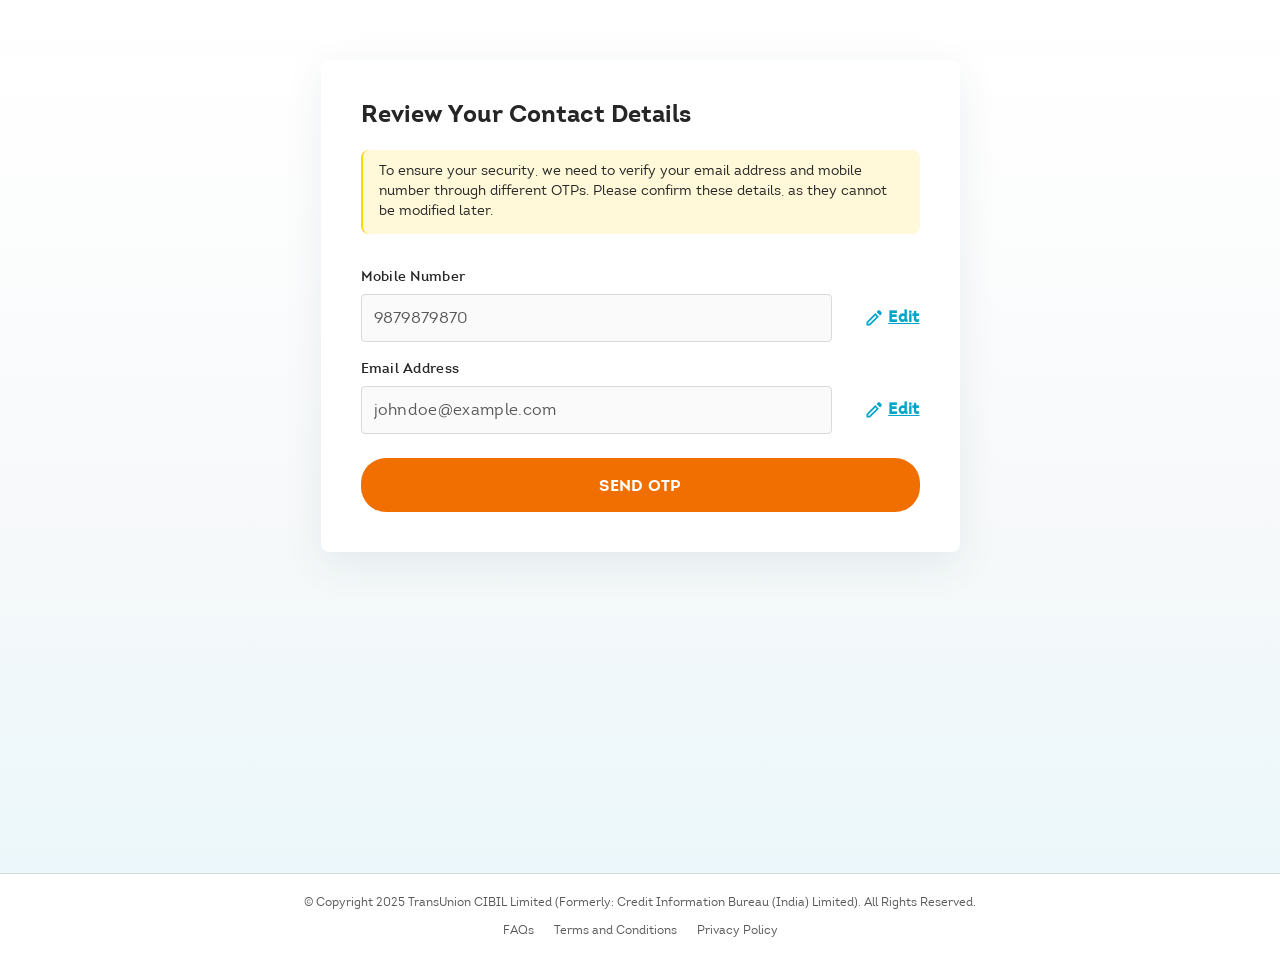
<file: Email Verifcation Pages/mobile-email-validation/index.html>
<!DOCTYPE html>
<html lang="en">

<head>
  <meta http-equiv="Content-Type" content="text/html; charset=UTF-8">
  <meta http-equiv="X-UA-Compatible" content="IE=edge">
  <meta name="viewport" content="width=device-width, initial-scale=1, user-scalable=no, shrink-to-fit=no">
  <meta name="keywords" content="">
  <meta name="description" content="">
  <meta name="author" content="">
  <title>Enquiry | Cibil</title>
  <link rel="stylesheet" href="./css/bootstrap.min.css">
  <link rel="stylesheet" href="./css/scss/main.css">
  <link rel="stylesheet" href="./css/verification.css">
</head>

<body>
  <div class="verification-container">
    <!-- Header removed as per request -->

    <!-- Content: Review Contact Details -->
    <div id="review-section" class="content-area">
      <h1 class="page-title" id="page-title">Review Your Contact Details</h1>
      
      <!-- Conflict Warning Banner -->
      <div id="conflict-warning" class="conflict-warning conflict-warning--hidden">
        <div class="conflict-warning-content">
          <span class="conflict-warning-text" id="conflict-warning-text"></span>
        </div>
      </div>
      
      <p class="page-subtitle" id="page-subtitle">To ensure your security, we need to verify your email address and mobile number through different OTPs. Please confirm these details, as they cannot be modified later.</p>

      <!-- Alternative Email Field (shown when current email is in use) -->
      <div id="row-alternative-email" class="info-row info-row--hidden">
        <label class="info-label">Add New Email Address <span class="required-indicator">(Required)</span></label>
        <div class="info-value-container">
          <input type="email" class="info-value" id="alternative-email-input" placeholder="Enter new email address" disabled>
        </div>
        <div class="error-message error-message--hidden" data-field="alternative-email">
          <p class="error-message-text">Please enter a valid email address.</p>
        </div>
      </div>

      <!-- Alternative Mobile Field (shown when current mobile is in use) -->
      <div id="row-alternative-mobile" class="info-row info-row--hidden">
        <label class="info-label">Add New Mobile Number <span class="required-indicator">(Required)</span></label>
        <div class="info-value-container">
          <input type="text" class="info-value" id="alternative-mobile-input" placeholder="Enter Mobile Number" disabled>
        </div>
        <div class="error-message error-message--hidden" data-field="alternative-mobile">
          <p class="error-message-text">Please enter a valid mobile number.</p>
        </div>
      </div>

      <div id="row-mobile" class="info-row">
        <label class="info-label" id="mobile-label">Mobile Number</label>
        <div class="info-value-container">
          <input type="text" class="info-value" value="9879879870" disabled>
          <a href="#" class="edit-link"><img src="./images/edit_icon.svg" class="edit-icon" alt=""><span class="edit-link-text">Edit</span></a>
        </div>
        <div class="edit-disclaimer edit-disclaimer--hidden" data-field="mobile">
          <img src="./images/info_outline.svg" class="edit-disclaimer-icon" alt="">
          <p class="edit-disclaimer-text">Updating your mobile number, will require us to check it in our records so we can get your latest CIBIL report.</p>
        </div>
        <div class="error-message error-message--hidden" data-field="mobile">
          <p class="error-message-text">This mobile number is already verified, try another mobile number.</p>
        </div>
      </div>

      <div id="row-email" class="info-row">
        <label class="info-label">Email Address</label>
        <div class="info-value-container">
          <input type="text" class="info-value" value="johndoe@example.com" disabled>
          <a href="#" class="edit-link"><img src="./images/edit_icon.svg" class="edit-icon" alt=""><span class="edit-link-text">Edit</span></a>
        </div>
        <div class="edit-disclaimer edit-disclaimer--hidden" data-field="email">
          <img src="./images/info_outline.svg" class="edit-disclaimer-icon" alt="">
          <p class="edit-disclaimer-text">Updating your email address, will require us to check it in our records so we can get your latest CIBIL report.</p>
        </div>
        <div class="error-message error-message--hidden" data-field="email">
          <p class="error-message-text">This email address is already verified, try another email address.</p>
        </div>
      </div>

      <button id="send-otp-btn" class="primary-btn">SEND OTP</button>
    </div>


    <!-- Footer -->
    <footer class="footer">
      <p>© Copyright 2025 TransUnion CIBIL Limited (Formerly: Credit Information Bureau (India) Limited). All Rights Reserved.</p>
      <div class="footer-links">
        <a href="#">FAQs</a>
        <a href="#">Terms and Conditions</a>
        <a href="#">Privacy Policy</a>
      </div>
    </footer>
  </div>

  <script src="./js/review-config-loader.js"></script>
  <script src="./js/verification.js"></script>
  <script>
    document.addEventListener('DOMContentLoaded', function() {
      initReviewConfigLoader().catch(console.error);
    });
  </script>
</body>

</html>
</file>
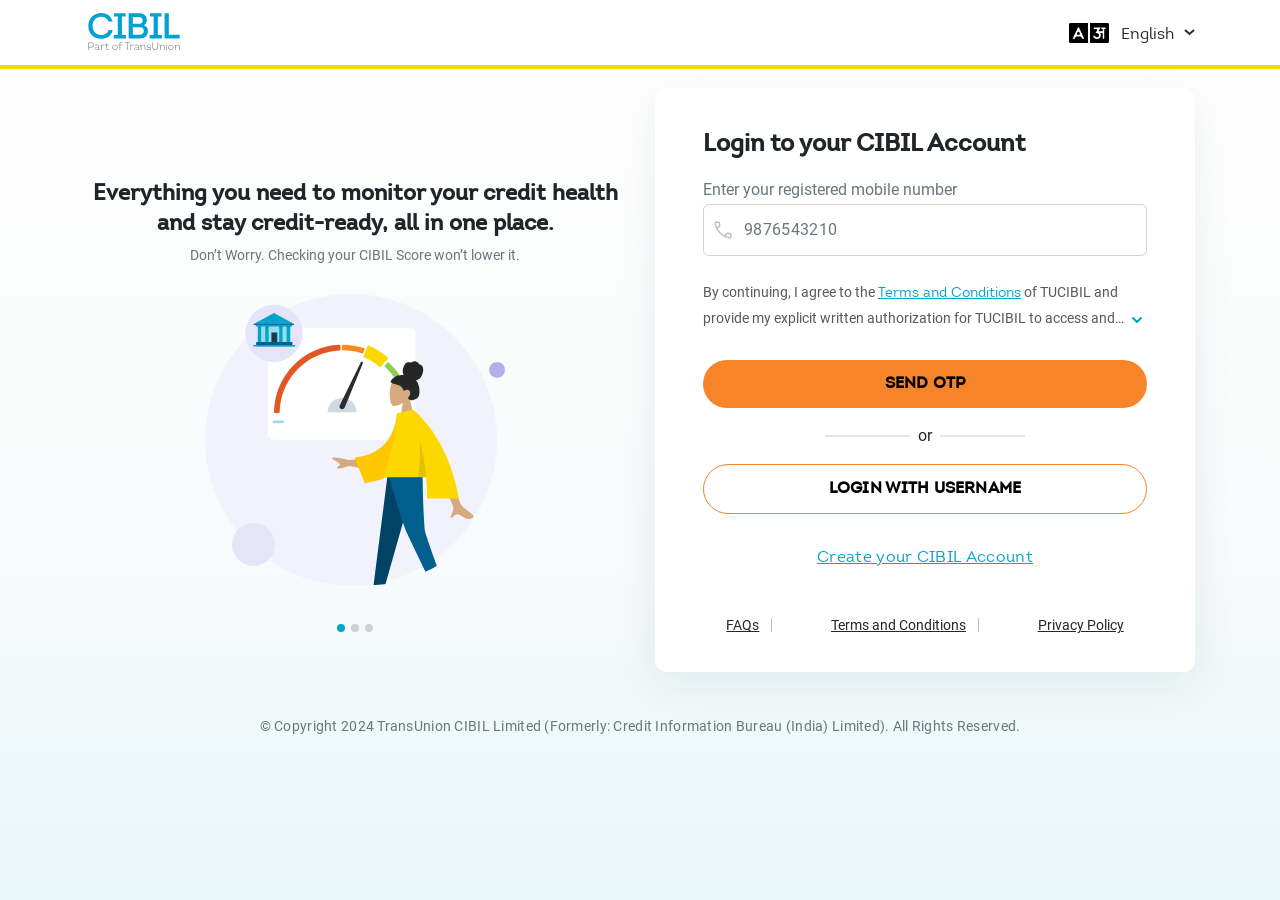
<file: Email Verifcation Pages/Login Page/login/index.html>
<!DOCTYPE html>
<html lang="en">

    <head>
        <meta http-equiv="Content-Type" content="text/html; charset=UTF-8">

        <!-- Meta -->

        <meta http-equiv="X-UA-Compatible" content="IE=edge">
        <meta name="viewport" content="width=device-width, initial-scale=1,
            user-scalable=no, shrink-to-fit=no">
        <meta name="keywords" content="">
        <meta name="description" content="">
        <meta name="author" content="">

        <!-- Title  -->
        <title>Login | Cibil</title>

        <!-- Favicon -->
        <link href="../images/favicon.ico" rel="icon" type="image/x-icon" />


        <!-- Plugins -->
        <link rel="stylesheet" href="../css/bootstrap.min.css">

        <!-- Core Style Css -->
        <link rel="stylesheet" href="../css/scss/main.css">

    </head>

    <body class="page-login">
        <header>
            <!-- Nav -->
            <div class="container">
                <div class="header-wrap">

                    <div class="header-icon">
                        <a href="https://www.cibil.com/"><img src="../images/logo.svg" alt="logo" class="logo-img"></a>
                    </div>
                    <div class="header-nav desktop-view">
                        <ul class="nav-list">
                            <a class="header-list-item language-selector">
                                <svg width="40" height="20" viewBox="0 0 40 20" fill="none" xmlns="http://www.w3.org/2000/svg">
                                    <path d="M19 20H1.5C0.671562 20 0 19.3284 0 18.5V1.5C0 0.671562 0.671562 0 1.5 0H19V20ZM38.5 20H21V0H38.5C39.3284 0 40 0.671562 40 1.5V18.5C40 19.3284 39.3284 20 38.5 20Z" fill="#000" />
                                    <path d="M11.4026 13.392C11.7884 13.392 12.1398 13.614 12.3056 13.9623L12.8907 15.192C13.0565 15.5404 13.4079 15.7623 13.7937 15.7623H14.9394C15.0502 15.7623 15.1401 15.6725 15.1401 15.5616C15.1401 15.5323 15.1336 15.5034 15.1212 15.4768L10.0633 4.63828C9.94926 4.39396 9.70405 4.23779 9.43443 4.23779C9.16542 4.23779 8.92064 4.39327 8.8063 4.63678L3.71628 15.4766C3.70376 15.5033 3.69727 15.5324 3.69727 15.5619C3.69727 15.6726 3.78702 15.7623 3.89774 15.7623H5.05604C5.44389 15.7623 5.79675 15.5381 5.96143 15.1869L6.53332 13.9674C6.698 13.6163 7.05086 13.392 7.43871 13.392H11.4026ZM8.51572 9.30562C8.86644 8.50724 9.99971 8.50894 10.348 9.30837L10.8196 10.3906C11.1074 11.0511 10.6233 11.79 9.90282 11.79H8.95587C8.23407 11.79 7.75001 11.0487 8.04031 10.3879L8.51572 9.30562Z" fill="white" />
                                    <path d="M35.2234 6.00648L36.5465 6.00648V4.50708L32.3402 4.50708V6.00648L33.724 6.00648V8.29273H29.7642C29.6827 7.96488 29.7087 7.63337 29.9011 7.35942L31.6589 4.85677C31.685 4.81973 31.6989 4.77556 31.6989 4.73029C31.6989 4.60875 31.6004 4.51023 31.4789 4.51023H25.3272C24.9095 4.51023 24.5709 4.84881 24.5709 5.26647C24.5709 5.68413 24.9095 6.02271 25.3272 6.02271H27.231C28.0315 6.02271 28.5075 6.91637 28.0609 7.58066L26.6007 9.75255C26.5782 9.78603 26.5661 9.82545 26.5661 9.86579C26.5661 9.99781 26.6903 10.0946 26.8202 10.0713C28.3128 9.80448 30.0255 10.4048 30.0255 12.1853C30.0255 13.5207 29.1567 14.3253 27.8534 14.3253C26.9752 14.3253 26.3005 13.9832 25.9763 13.3201C25.7861 12.9312 25.4477 12.5875 25.0148 12.5875C24.5299 12.5875 24.1344 13.0021 24.2687 13.4681C24.7246 15.0498 26.1296 15.9504 27.8855 15.9504C30.3634 15.9504 31.7955 14.2609 31.7955 12.1692C31.7955 11.3523 31.5335 10.5549 31.0444 9.94668H33.724V15.7573H35.2234L35.2234 6.00648Z" fill="white" />
                                </svg>
                                <span>English</span>
                                <svg width="11" height="7" viewBox="0 0 11 7" fill="none" xmlns="http://www.w3.org/2000/svg">
                                    <path d="M1 1L5.5 5L10 1" stroke="#2C2C2C" stroke-width="2" />
                                </svg>
                                <div class="language-list">
                                    <p class="langauge-item active">English</p>
                                    <p class="langauge-item">हिन्दी (Hindi)</p>
                                </div>
                            </a>
                        </ul>
                    </div>
                    <div class="hamburger mobile-view">
                        <a href="javascript:void(0)" class="header-list-item-mobile language-selector mr-0"><svg xmlns="http://www.w3.org/2000/svg" width="24" height="24" viewBox="0 0 24 24" fill="none">
                                <path d="M9.34424 9.45022C9.69194 9.45022 10.0086 9.65024 10.158 9.9642L10.6854 11.0724C10.8348 11.3864 11.1515 11.5864 11.4992 11.5864H12.5317C12.6316 11.5864 12.7126 11.5054 12.7126 11.4055C12.7126 11.3791 12.7068 11.353 12.6956 11.329L8.13722 1.56112C8.03447 1.34093 7.81348 1.2002 7.5705 1.2002C7.32806 1.2002 7.10746 1.34032 7.00441 1.55977L2.41716 11.3289C2.40587 11.3529 2.40002 11.3792 2.40002 11.4057C2.40002 11.5055 2.48092 11.5864 2.5807 11.5864H3.62459C3.97412 11.5864 4.29213 11.3843 4.44054 11.0678L4.95595 9.96879C5.10436 9.65233 5.42237 9.45022 5.7719 9.45022H9.34424ZM6.74253 5.76745C7.05861 5.04793 8.07994 5.04946 8.39386 5.76993L8.81882 6.74525C9.0782 7.34054 8.64196 8.00647 7.99262 8.00647H7.13921C6.48871 8.00647 6.05246 7.33835 6.31408 6.74278L6.74253 5.76745Z" fill="#000" />
                                <path d="M20.4075 14.2673L21.6 14.2673V12.916L17.8091 12.916V14.2673L19.0562 14.2673V16.3277H15.4875C15.4141 16.0323 15.4375 15.7335 15.611 15.4866L17.1951 13.2312C17.2186 13.1978 17.2312 13.158 17.2312 13.1172C17.2312 13.0076 17.1424 12.9189 17.0328 12.9189H11.4888C11.1124 12.9189 10.8073 13.224 10.8073 13.6004C10.8073 13.9768 11.1124 14.2819 11.4888 14.2819H13.2046C13.926 14.2819 14.355 15.0873 13.9525 15.686L12.6365 17.6434C12.6162 17.6735 12.6054 17.7091 12.6054 17.7454C12.6054 17.8644 12.7173 17.9516 12.8344 17.9307C14.1795 17.6902 15.7231 18.2311 15.7231 19.8358C15.7231 21.0394 14.94 21.7644 13.7655 21.7644C12.9741 21.7644 12.366 21.4561 12.0738 20.8586C11.9024 20.508 11.5975 20.1983 11.2073 20.1983C10.7702 20.1983 10.4138 20.572 10.5349 20.9919C10.9458 22.4174 12.212 23.229 13.7945 23.229C16.0276 23.229 17.3182 21.7064 17.3182 19.8213C17.3182 19.0851 17.0821 18.3665 16.6413 17.8183H19.0562V23.055H20.4075L20.4075 14.2673Z" fill="#000" />
                                <path d="M15.502 4L14 5.87755M14 5.87755L15.502 7.37959M14 5.87755H16.1306C17.2352 5.87755 18.1306 6.77298 18.1306 7.87755V9.63265" stroke="#000" stroke-width="1.5" stroke-linecap="round" stroke-linejoin="round" />
                                <path d="M6.62857 19.6328L8.13062 17.7553M8.13062 17.7553L6.62857 16.2532M8.13062 17.7553L6 17.7553C4.89543 17.7553 4 16.8598 4 15.7553L4 14.0002" stroke="#000" stroke-width="1.5" stroke-linecap="round" stroke-linejoin="round" />
                            </svg></a>
                        <div class="language-list">
                            <p class="langauge-item active">English</p>
                            <p class="langauge-item">हिन्दी (Hindi)</p>
                        </div>
                    </div>
                </div>

            </div>
            <!-- Nav ends -->
        </header>
        <main class="loginNew">
            <div class="main mobile">
                <div class="container">
                    <div class="row">
                        <div class="col-lg-6 d-lg-block d-none">
                            <div id="loginBanner" class="carousel slide" data-ride="carousel">
                                <ol class="carousel-indicators">
                                    <li data-target="#loginBanner" data-slide-to="0" class="active"></li>
                                    <li data-target="#loginBanner" data-slide-to="1"></li>
                                    <li data-target="#loginBanner" data-slide-to="2"></li>
                                </ol>
                                <div class="carousel-inner">
                                    <div class="carousel-item active">
                                        <div class="main__left">
                                            <h1 class="main__title">Everything you need to monitor your credit health and stay credit-ready, all in one place.</h1>
                                            <p class="main__desc">Don’t Worry. Checking your CIBIL Score won’t lower it.</p>
                                            <img class="img-fluid main__image" src="../images/login-banner.svg" alt="login banner">
                                        </div>
                                    </div>
                                    <div class="carousel-item">
                                        <div class="main__left">
                                            <h1 class="main__title">Stay Secure with CIBIL Alerts</h1>
                                            <p class="main__desc">Keep up to date with key changes in your credit profile.</p>
                                            <img class="img-fluid main__image" src="../images/login-banner-3.svg" alt="login banner">
                                        </div>
                                    </div>
                                    <div class="carousel-item">
                                        <div class="main__left">
                                            <h1 class="main__title">Stay informed with CIBIL Score Simulator</h1>
                                            <p class="main__desc">Empower your financial future by making well-informed credit decisions.</p>
                                            <img class="img-fluid main__image" src="../images/login-banner-4.svg" alt="login banner">
                                        </div>
                                    </div>
                                </div>
                            </div>
                        </div>
                        <div class="col-lg-6 col-12">
                            <div class="main__right">
                                <div class="top">
                                    <p class="login__title">Login to your CIBIL Account</p>
                                    <form class="form">
                                        <div class="form__group">
                                            <div class="form__labels">
                                                <label for="mobileNumber">Enter your registered mobile number</label>
                                            </div>
                                            <div class="form__input-wIcon">
                                                <input type="text" placeholder="9876543210" id="mobileNumber">
                                                <svg xmlns="http://www.w3.org/2000/svg" width="24" height="24" viewBox="0 0 24 24" fill="none">
                                                    <mask id="mask0_6684_10598" style="mask-type:alpha" maskUnits="userSpaceOnUse" x="0" y="0" width="24" height="24">
                                                        <rect width="24" height="24" fill="#D9D9D9" />
                                                    </mask>
                                                    <g mask="url(#mask0_6684_10598)">
                                                        <path d="M19.4271 20.4423C17.4822 20.4423 15.5563 19.9807 13.6492 19.0576C11.7422 18.1346 10.0396 16.924 8.54157 15.4259C7.04349 13.9278 5.83132 12.2269 4.90505 10.3231C3.97877 8.41922 3.51562 6.49487 3.51562 4.55C3.51562 4.25 3.61563 4 3.81563 3.8C4.01562 3.6 4.26563 3.5 4.56563 3.5H7.8271C8.08608 3.5 8.31205 3.57981 8.505 3.73943C8.69793 3.89904 8.81748 4.10513 8.86365 4.3577L9.43673 7.29998C9.47646 7.54613 9.47229 7.76984 9.42422 7.97113C9.37614 8.17241 9.27069 8.34805 9.10788 8.49805L6.80788 10.7461C7.59763 12.0872 8.5393 13.2987 9.6329 14.3808C10.7265 15.4628 11.9643 16.4064 13.3464 17.2115L15.581 14.9385C15.7438 14.7756 15.9364 14.6599 16.1589 14.5914C16.3813 14.5228 16.6092 14.5083 16.8425 14.5481L19.6194 15.1135C19.8719 15.1699 20.078 15.292 20.2376 15.4798C20.3973 15.6676 20.4771 15.891 20.4771 16.15V19.3923C20.4771 19.6923 20.3771 19.9423 20.1771 20.1423C19.9771 20.3423 19.7271 20.4423 19.4271 20.4423ZM6.08868 9.32693L7.8733 7.61923C7.90535 7.59358 7.92618 7.55832 7.9358 7.51345C7.94542 7.46857 7.94381 7.4269 7.93098 7.38845L7.49638 5.15383C7.48354 5.10254 7.4611 5.06408 7.42905 5.03845C7.397 5.0128 7.35533 4.99998 7.30405 4.99998H5.1656C5.12713 4.99998 5.09508 5.0128 5.06943 5.03845C5.04379 5.06408 5.03097 5.09613 5.03097 5.1346C5.08224 5.81793 5.1941 6.51217 5.36655 7.2173C5.53898 7.92243 5.77969 8.62564 6.08868 9.32693ZM14.7502 17.9115C15.413 18.2205 16.1043 18.4567 16.8242 18.6202C17.5441 18.7836 18.2169 18.8807 18.8425 18.9115C18.881 18.9115 18.913 18.8987 18.9387 18.8731C18.9643 18.8474 18.9771 18.8153 18.9771 18.7769V16.6731C18.9771 16.6218 18.9643 16.5801 18.9387 16.548C18.913 16.516 18.8745 16.4935 18.8232 16.4807L16.7233 16.0538C16.6848 16.041 16.6512 16.0394 16.6223 16.049C16.5935 16.0586 16.563 16.0795 16.5309 16.1115L14.7502 17.9115Z" fill="#BFBFBF" />
                                                    </g>
                                                </svg>
                                            </div>

                                            <!-- add "show" class for display the error message -->
                                            <p class="form__error">The OTP entered is incorrect. Please try again.</p>

                                            <!-- add "show" class for display the infomation message -->
                                            <p class="form__error info">We will share an OTP for verification.</p>

                                            <p class="form__note figma-terms" id="termsNote" style="cursor: pointer;">By continuing, I agree to the <a href="#">Terms and Conditions</a> of TUCIBIL and<br>provide my explicit written authorization for TUCIBIL to access and… <svg class="form__note-chevron" width="16" height="16" viewBox="0 0 16 16" fill="none" xmlns="http://www.w3.org/2000/svg"><path d="M4 6L8 10L12 6" stroke="#00A6CA" stroke-width="2" stroke-linecap="round" stroke-linejoin="round"/></svg></p>
                                            <p class="form__note figma-terms" id="termsNoteFull" style="display: none; cursor: pointer;">By continuing, I agree to the <a href="#">Terms and Conditions</a> of TUCIBIL and provide my explicit written authorization for TUCIBIL to access and retrieve information from my personal credit profile. This is solely for the purpose of verifying my identity and displaying my credit report and score to me. I further consent to receive communications from TUCIBIL, including service updates and educational content, to help me better understand and manage my credit information. <svg class="form__note-chevron" width="16" height="16" viewBox="0 0 16 16" fill="none" xmlns="http://www.w3.org/2000/svg"><path d="M4 10L8 6L12 10" stroke="#00A6CA" stroke-width="2" stroke-linecap="round" stroke-linejoin="round"/></svg></p>
                                        </div>

                                        <!-- add disabled class to disable button -->
                                        <a href="./otp.html" class="form__btn figma-btn-primary">SEND OTP</a>
                                    </form>
                                    <p class="or figma-or"><span>or</span></p>
                                    <a href="../login-email.html" class="form__btn form__btn-secondary figma-btn-secondary">LOGIN WITH USERNAME</a>
                                    <p class="form__extra figma-create-account"><a href="#">Create your CIBIL Account</a></p>
                                </div>
                                <p class="form__footer figma-footer-links">
                                    <a href="#">FAQs</a>
                                    <a href="#">Terms and Conditions</a>
                                    <a href="#">Privacy Policy</a>
                                    <!-- <a href="#">Help</a> -->
                                </p>
                            </div>
                        </div>
                    </div>
                    <p class="copyright">© Copyright 2024 TransUnion CIBIL Limited (Formerly: Credit Information Bureau (India) Limited). All Rights Reserved.</p>
                </div>
            </div>
        </main>

        <!-- scrips -->

        <!-- jQuery -->
        <script src="../js/jquery.min.js"></script>

        <!-- popper.min -->
        <!-- <script src="../js/popper.min.js"></script> -->

        <!-- Plugins -->
        <!-- <script src="../js/bootstrap.min.js"></script> -->
        <script src="../js/carousel.js"></script>


        <!-- custom scripts -->
        <script src="../js/main.js"></script>

        <script>
            function checkForInput(element) {

                const info = ('.form__error.info');
                if ($(element).val().length <= 0) {
                    // $label.addClass('disabled');
                    $(info).removeClass('show');
                } else {
                    // $label.removeClass('disabled');
                    $(info).addClass('show');
                }
            }
            $('input#mobileNumber').on('change keyup', function () {
                checkForInput(this);
            });
        </script>

        <script>
            $(document).ready(function () {
                $('#termsNote').on('click', function () {
                    $(this).hide();
                    $('#termsNoteFull').show();
                });
                $('#termsNoteFull').on('click', function () {
                    $(this).hide();
                    $('#termsNote').show();
                });
            });
        </script>

    </body>

</html>
</file>
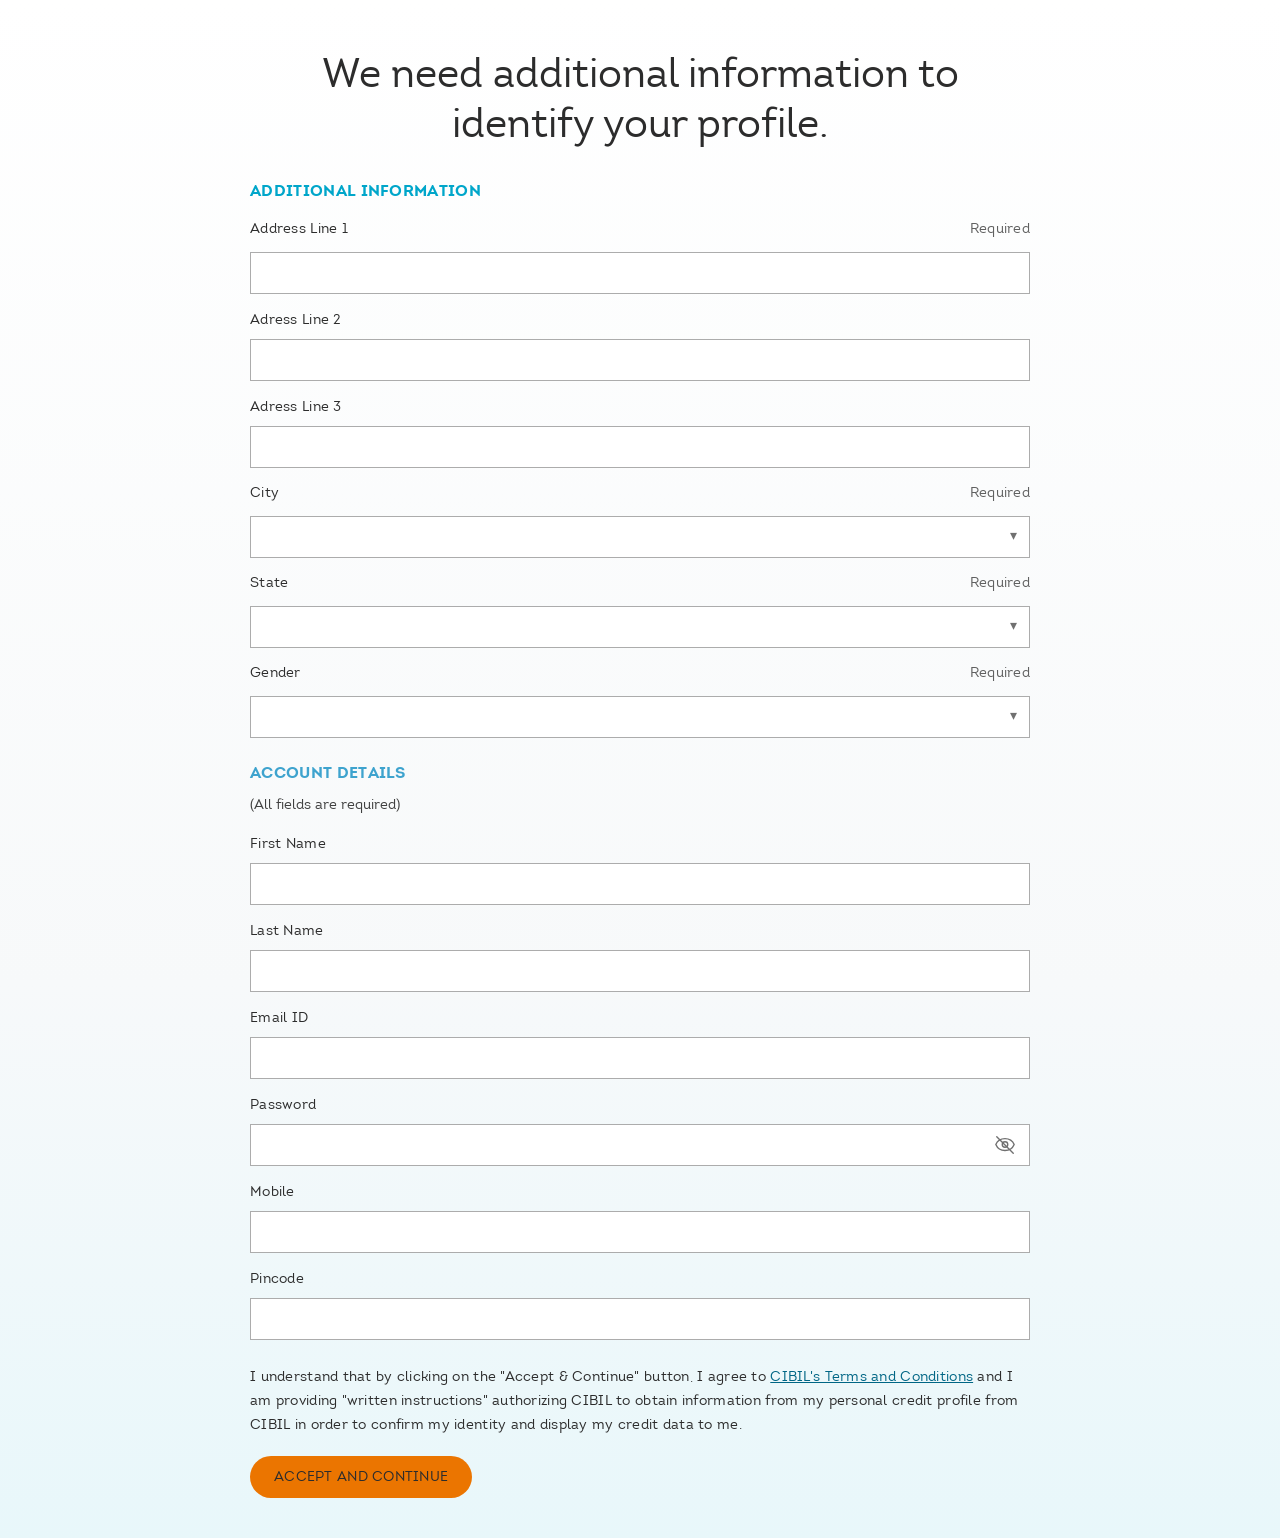
<file: Email Verifcation Pages/mobile-email-validation/additional-information.html>
<!DOCTYPE html>
<html lang="en">

<head>
  <meta http-equiv="Content-Type" content="text/html; charset=UTF-8">
  <meta http-equiv="X-UA-Compatible" content="IE=edge">
  <meta name="viewport" content="width=device-width, initial-scale=1, user-scalable=no, shrink-to-fit=no">
  <meta name="keywords" content="">
  <meta name="description" content="">
  <meta name="author" content="">
  <title>Additional Information | Cibil</title>
  <link rel="stylesheet" href="./css/bootstrap.min.css">
  <link rel="stylesheet" href="./css/scss/main.css">
  <link rel="stylesheet" href="./css/additional-information.css">
</head>

<body>
  <div class="ai-page">
    <main class="ai-content">
      <h1 class="ai-title">We need additional information to<br>identify your profile.</h1>

      <section class="ai-section">
        <div class="ai-section-title">ADDITIONAL INFORMATION</div>

        <div class="ai-field">
          <div class="ai-field-row">
            <label class="ai-label" for="ai-address1">Address Line 1</label>
            <div class="ai-required">Required</div>
          </div>
          <input id="ai-address1" class="ai-input" type="text" value="" placeholder="">
        </div>

        <div class="ai-field">
          <label class="ai-label" for="ai-address2">Adress Line 2</label>
          <input id="ai-address2" class="ai-input" type="text" value="" placeholder="">
        </div>

        <div class="ai-field">
          <label class="ai-label" for="ai-address3">Adress Line 3</label>
          <input id="ai-address3" class="ai-input" type="text" value="" placeholder="">
        </div>

        <div class="ai-field">
          <div class="ai-field-row">
            <label class="ai-label" for="ai-city">City</label>
            <div class="ai-required">Required</div>
          </div>
          <div class="ai-select-wrap">
            <select id="ai-city" class="ai-input ai-select">
              <option value="" selected></option>
              <option value="Goa">Goa</option>
              <option value="Mumbai">Mumbai</option>
              <option value="Delhi">Delhi</option>
            </select>
            <span class="ai-select-caret">▾</span>
          </div>
        </div>

        <div class="ai-field">
          <div class="ai-field-row">
            <label class="ai-label" for="ai-state">State</label>
            <div class="ai-required">Required</div>
          </div>
          <div class="ai-select-wrap">
            <select id="ai-state" class="ai-input ai-select">
              <option value="" selected></option>
              <option value="Goa">Goa</option>
              <option value="Maharashtra">Maharashtra</option>
              <option value="Delhi">Delhi</option>
            </select>
            <span class="ai-select-caret">▾</span>
          </div>
        </div>

        <div class="ai-field">
          <div class="ai-field-row">
            <label class="ai-label" for="ai-gender">Gender</label>
            <div class="ai-required">Required</div>
          </div>
          <div class="ai-select-wrap">
            <select id="ai-gender" class="ai-input ai-select">
              <option value="" selected></option>
              <option value="Male">Male</option>
              <option value="Female">Female</option>
              <option value="Other">Other</option>
            </select>
            <span class="ai-select-caret">▾</span>
          </div>
        </div>
      </section>

      <section class="ai-section ai-section--spaced">
        <div class="ai-section-title ai-section-title--account">ACCOUNT DETAILS</div>
        <div class="ai-section-sub">(All fields are required)</div>

        <div class="ai-field">
          <label class="ai-label" for="ai-firstname">First Name</label>
          <input id="ai-firstname" class="ai-input" type="text" value="" placeholder="">
        </div>

        <div class="ai-field">
          <label class="ai-label" for="ai-lastname">Last Name</label>
          <input id="ai-lastname" class="ai-input" type="text" value="" placeholder="">
        </div>

        <div class="ai-field">
          <label class="ai-label" for="ai-email">Email ID</label>
          <input id="ai-email" class="ai-input" type="email" value="" placeholder="">
        </div>

        <div class="ai-field">
          <label class="ai-label" for="ai-password">Password</label>
          <div class="ai-input-with-icon">
            <input id="ai-password" class="ai-input ai-input--icon" type="password" value="" placeholder="">
            <button class="ai-eye-btn" type="button" aria-label="Show password" data-eye>
              <svg class="ai-eye-icon ai-eye-icon--off" width="24" height="24" viewBox="0 0 24 24" fill="none" xmlns="http://www.w3.org/2000/svg" aria-hidden="true">
                <path d="M12 5C7.454 5 3.572 7.704 2 11.5c1.572 3.796 5.454 6.5 10 6.5s8.428-2.704 10-6.5C20.428 7.704 16.546 5 12 5z" stroke="currentColor" stroke-width="1.5" stroke-linecap="round" stroke-linejoin="round"/>
                <circle cx="12" cy="11.5" r="3" stroke="currentColor" stroke-width="1.5"/>
                <path d="M3 3l18 18" stroke="currentColor" stroke-width="1.5" stroke-linecap="round"/>
              </svg>
              <svg class="ai-eye-icon ai-eye-icon--on" width="24" height="24" viewBox="0 0 24 24" fill="none" xmlns="http://www.w3.org/2000/svg" aria-hidden="true" style="display:none">
                <path d="M12 5C7.454 5 3.572 7.704 2 11.5c1.572 3.796 5.454 6.5 10 6.5s8.428-2.704 10-6.5C20.428 7.704 16.546 5 12 5z" stroke="currentColor" stroke-width="1.5" stroke-linecap="round" stroke-linejoin="round"/>
                <circle cx="12" cy="11.5" r="3" stroke="currentColor" stroke-width="1.5"/>
              </svg>
            </button>
          </div>
        </div>

        <div class="ai-field">
          <label class="ai-label" for="ai-mobile">Mobile</label>
          <input id="ai-mobile" class="ai-input" type="text" value="" placeholder="">
        </div>

        <div class="ai-field">
          <label class="ai-label" for="ai-pincode">Pincode</label>
          <input id="ai-pincode" class="ai-input" type="text" value="" placeholder="">
        </div>
      </section>

      <p class="ai-consent">
        I understand that by clicking on the "Accept &amp; Continue" button, I agree to
        <a href="#" class="ai-consent-link">CIBIL's Terms and Conditions</a>
        and I am providing "written instructions" authorizing CIBIL to obtain information from my personal credit profile from CIBIL in order to confirm my identity and display my credit data to me.
      </p>

      <button class="ai-cta" type="button">ACCEPT AND CONTINUE</button>
    </main>

  </div>

  <script src="./js/additional-information.js"></script>
</body>

</html>
</file>
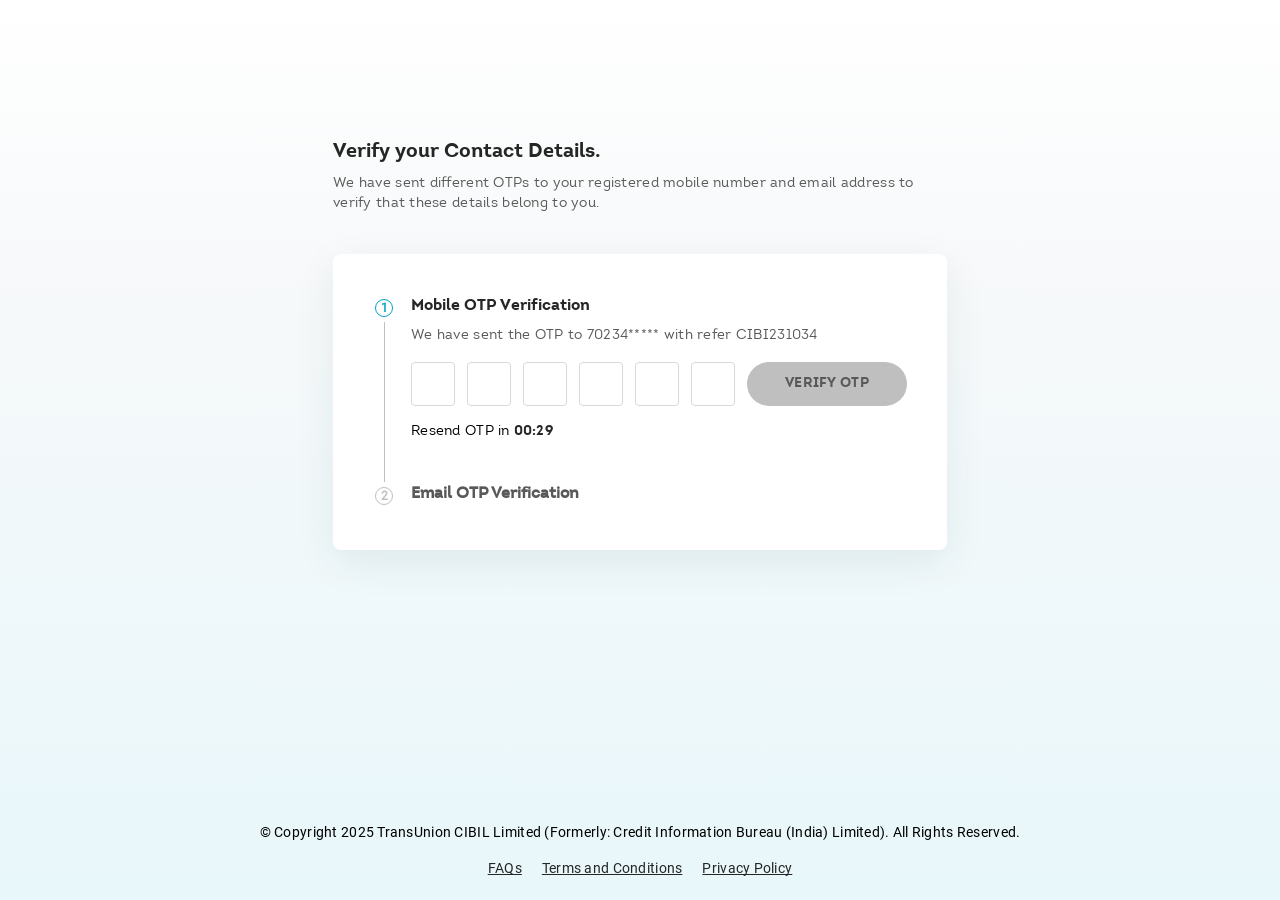
<file: Email Verifcation Pages/mobile-email-validation/otp.html>
<!DOCTYPE html>
<html lang="en">

<head>
  <meta http-equiv="Content-Type" content="text/html; charset=UTF-8">
  <meta http-equiv="X-UA-Compatible" content="IE=edge">
  <meta name="viewport" content="width=device-width, initial-scale=1, user-scalable=no, shrink-to-fit=no">
  <meta name="keywords" content="">
  <meta name="description" content="">
  <meta name="author" content="">
  <title>OTP Verification | Cibil</title>
  <link rel="stylesheet" href="./css/bootstrap.min.css">
  <link rel="stylesheet" href="./css/scss/main.css">
  <link rel="stylesheet" href="./css/otp.css">
</head>

<body>
  <div class="otp-verification-wrapper">
    <!-- Content: OTP Verification -->
    <div id="otp-section" class="otp-content-area">
      <h1 class="otp-page-title">Verify your Contact Details.</h1>
      <p class="otp-page-subtitle">We have sent different OTPs to your registered mobile number and email address to verify that these details belong to you.</p>

      <div class="otp-main-container">
        <!-- Mobile OTP Section -->
        <div id="otp-mobile-container" class="otp-step-section">
          <div class="otp-step-indicator-column">
            <div class="otp-step-number-wrapper">
              <div class="otp-step-number-container otp-step-active">
                <span class="otp-step-number">1</span>
              </div>
            </div>
            <div class="otp-step-line"></div>
          </div>
          
          <div class="otp-step-content-wrapper">
            <h2 class="otp-step-header">Mobile OTP Verification</h2>
            <div class="otp-step-details">
              <p class="otp-step-info">We have sent the OTP to 70234***** with refer CIBI231034</p>
              <div class="otp-field-wrapper">
                <div class="otp-input-group">
                  <input type="text" class="otp-input-field" maxlength="1" inputmode="numeric" pattern="[0-9]*">
                  <input type="text" class="otp-input-field" maxlength="1" inputmode="numeric" pattern="[0-9]*">
                  <input type="text" class="otp-input-field" maxlength="1" inputmode="numeric" pattern="[0-9]*">
                  <input type="text" class="otp-input-field" maxlength="1" inputmode="numeric" pattern="[0-9]*">
                  <input type="text" class="otp-input-field" maxlength="1" inputmode="numeric" pattern="[0-9]*">
                  <input type="text" class="otp-input-field" maxlength="1" inputmode="numeric" pattern="[0-9]*">
                </div>
                <button class="otp-verify-button otp-verify-button-disabled otp-verify-button-desktop" disabled>VERIFY OTP</button>
                <div class="otp-resend-wrapper">
                  <span class="otp-resend-text">Resend OTP in</span>
                  <span class="otp-timer">00:30</span>
                </div>
              </div>
              <button class="otp-verify-button otp-verify-button-disabled otp-verify-button-mobile" disabled>VERIFY OTP</button>
              <div class="otp-resend-wrapper otp-resend-wrapper-outside">
                <span class="otp-resend-text">Resend OTP in</span>
                <span class="otp-timer">00:30</span>
              </div>
            </div>
          </div>
        </div>

        <!-- Email OTP Section -->
        <div id="otp-email-container" class="otp-step-section otp-step-collapsed">
          <div class="otp-step-indicator-column">
            <div class="otp-step-number-wrapper">
              <div class="otp-step-number-container">
                <span class="otp-step-number">2</span>
              </div>
            </div>
          </div>
          
          <div class="otp-step-content-wrapper">
            <h2 class="otp-step-header otp-step-header-collapsed">Email OTP Verification</h2>
            <div class="otp-step-details" style="display: none;">
              <p class="otp-step-info">We have sent the OTP to aa******@gmail.com with refer CIBI231035</p>
              <div class="otp-field-wrapper">
                <div class="otp-input-group">
                  <input type="text" class="otp-input-field" maxlength="1" inputmode="numeric" pattern="[0-9]*">
                  <input type="text" class="otp-input-field" maxlength="1" inputmode="numeric" pattern="[0-9]*">
                  <input type="text" class="otp-input-field" maxlength="1" inputmode="numeric" pattern="[0-9]*">
                  <input type="text" class="otp-input-field" maxlength="1" inputmode="numeric" pattern="[0-9]*">
                  <input type="text" class="otp-input-field" maxlength="1" inputmode="numeric" pattern="[0-9]*">
                  <input type="text" class="otp-input-field" maxlength="1" inputmode="numeric" pattern="[0-9]*">
                </div>
                <button class="otp-verify-button otp-verify-button-disabled otp-verify-button-desktop" disabled>VERIFY OTP</button>
                <div class="otp-resend-wrapper">
                  <span class="otp-resend-text">Resend OTP in</span>
                  <span class="otp-timer">00:30</span>
                </div>
              </div>
              <button class="otp-verify-button otp-verify-button-disabled otp-verify-button-mobile" disabled>VERIFY OTP</button>
              <div class="otp-resend-wrapper otp-resend-wrapper-outside">
                <span class="otp-resend-text">Resend OTP in</span>
                <span class="otp-timer">00:30</span>
              </div>
            </div>
          </div>
        </div>
      </div>
    </div>

    <!-- Footer -->
    <footer class="otp-footer">
      <p class="otp-footer-copyright">© Copyright 2025 TransUnion CIBIL Limited (Formerly: Credit Information Bureau (India) Limited). All Rights Reserved.</p>
      <div class="otp-footer-links">
        <a href="#" class="otp-footer-link">FAQs</a>
        <a href="#" class="otp-footer-link">Terms and Conditions</a>
        <a href="#" class="otp-footer-link">Privacy Policy</a>
      </div>
    </footer>
  </div>

  <script src="./js/otp.js"></script>
</body>

</html>
</file>
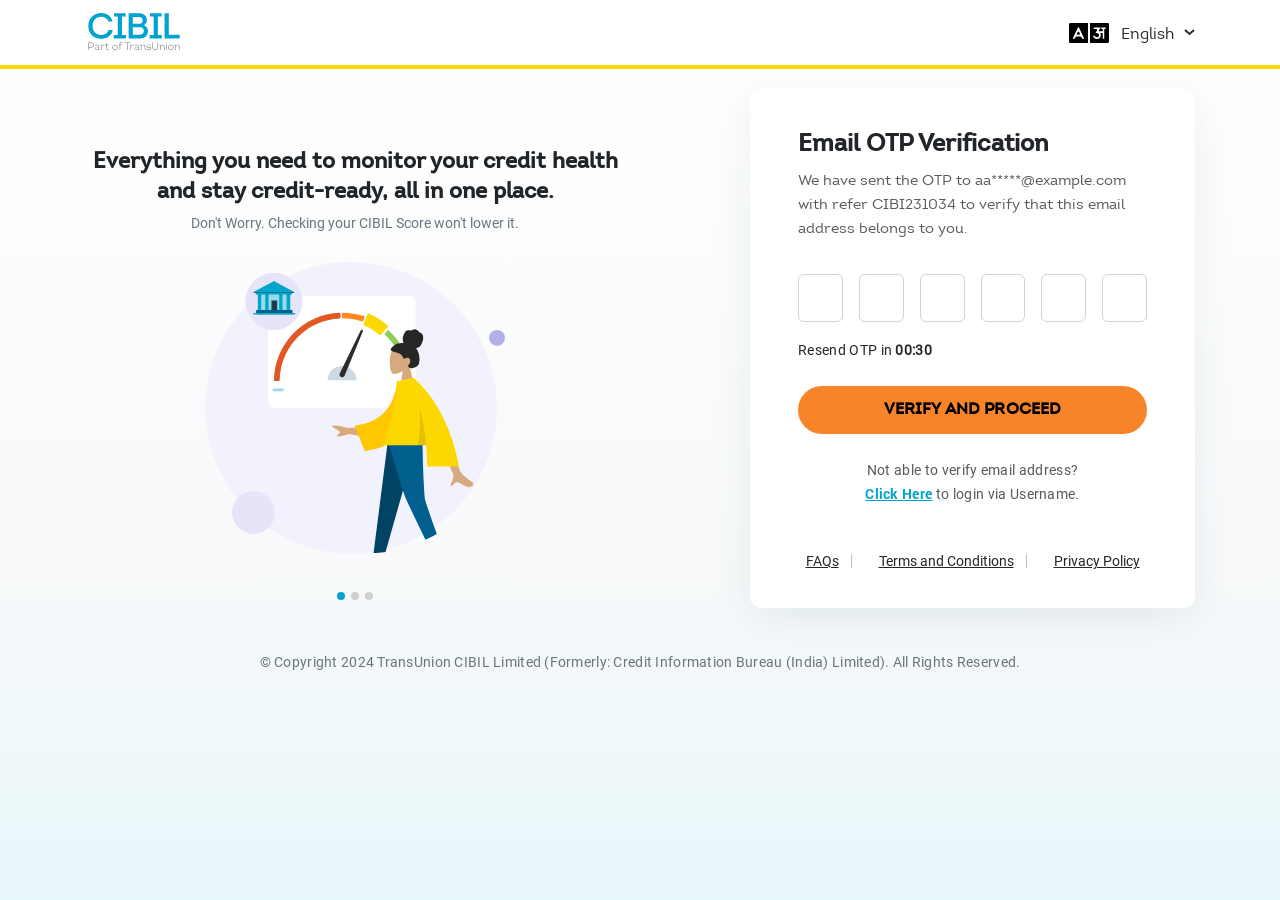
<file: Email Verifcation Pages/Login Page/login/email-otp.html>
<!DOCTYPE html>
<html lang="en">

    <head>
        <meta http-equiv="Content-Type" content="text/html; charset=UTF-8">

        <!-- Meta -->

        <meta http-equiv="X-UA-Compatible" content="IE=edge">
        <meta name="viewport" content="width=device-width, initial-scale=1,
            user-scalable=no, shrink-to-fit=no">
        <meta name="keywords" content="">
        <meta name="description" content="">
        <meta name="author" content="">

        <!-- Title  -->
        <title>OTP Verification | Cibil</title>

        <!-- Favicon -->
        <link href="images/favicon.ico" rel="icon" type="image/x-icon" />


        <!-- Plugins -->
        <link rel="stylesheet" href="./../css/bootstrap.min.css">

        <!-- Core Style Css -->
        <link rel="stylesheet" href="./../css/scss/main.css">

    </head>

    <body class="page-login">
        <header>
            <!-- Nav -->
            <div class="container">
                <div class="header-wrap">

                    <div class="header-icon">
                        <a href="https://www.cibil.com/"><img src="./../images/logo.svg" alt="logo" class="logo-img"></a>
                    </div>
                    <div class="header-nav desktop-view">
                        <ul class="nav-list">
                            <a class="header-list-item language-selector">
                                <svg width="40" height="20" viewBox="0 0 40 20" fill="none" xmlns="http://www.w3.org/2000/svg">
                                    <path d="M19 20H1.5C0.671562 20 0 19.3284 0 18.5V1.5C0 0.671562 0.671562 0 1.5 0H19V20ZM38.5 20H21V0H38.5C39.3284 0 40 0.671562 40 1.5V18.5C40 19.3284 39.3284 20 38.5 20Z" fill="#000" />
                                    <path d="M11.4026 13.392C11.7884 13.392 12.1398 13.614 12.3056 13.9623L12.8907 15.192C13.0565 15.5404 13.4079 15.7623 13.7937 15.7623H14.9394C15.0502 15.7623 15.1401 15.6725 15.1401 15.5616C15.1401 15.5323 15.1336 15.5034 15.1212 15.4768L10.0633 4.63828C9.94926 4.39396 9.70405 4.23779 9.43443 4.23779C9.16542 4.23779 8.92064 4.39327 8.8063 4.63678L3.71628 15.4766C3.70376 15.5033 3.69727 15.5324 3.69727 15.5619C3.69727 15.6726 3.78702 15.7623 3.89774 15.7623H5.05604C5.44389 15.7623 5.79675 15.5381 5.96143 15.1869L6.53332 13.9674C6.698 13.6163 7.05086 13.392 7.43871 13.392H11.4026ZM8.51572 9.30562C8.86644 8.50724 9.99971 8.50894 10.348 9.30837L10.8196 10.3906C11.1074 11.0511 10.6233 11.79 9.90282 11.79H8.95587C8.23407 11.79 7.75001 11.0487 8.04031 10.3879L8.51572 9.30562Z" fill="white" />
                                    <path d="M35.2234 6.00648L36.5465 6.00648V4.50708L32.3402 4.50708V6.00648L33.724 6.00648V8.29273H29.7642C29.6827 7.96488 29.7087 7.63337 29.9011 7.35942L31.6589 4.85677C31.685 4.81973 31.6989 4.77556 31.6989 4.73029C31.6989 4.60875 31.6004 4.51023 31.4789 4.51023H25.3272C24.9095 4.51023 24.5709 4.84881 24.5709 5.26647C24.5709 5.68413 24.9095 6.02271 25.3272 6.02271H27.231C28.0315 6.02271 28.5075 6.91637 28.0609 7.58066L26.6007 9.75255C26.5782 9.78603 26.5661 9.82545 26.5661 9.86579C26.5661 9.99781 26.6903 10.0946 26.8202 10.0713C28.3128 9.80448 30.0255 10.4048 30.0255 12.1853C30.0255 13.5207 29.1567 14.3253 27.8534 14.3253C26.9752 14.3253 26.3005 13.9832 25.9763 13.3201C25.7861 12.9312 25.4477 12.5875 25.0148 12.5875C24.5299 12.5875 24.1344 13.0021 24.2687 13.4681C24.7246 15.0498 26.1296 15.9504 27.8855 15.9504C30.3634 15.9504 31.7955 14.2609 31.7955 12.1692C31.7955 11.3523 31.5335 10.5549 31.0444 9.94668H33.724V15.7573H35.2234L35.2234 6.00648Z" fill="white" />
                                </svg>
                                <span>English</span>
                                <svg width="11" height="7" viewBox="0 0 11 7" fill="none" xmlns="http://www.w3.org/2000/svg">
                                    <path d="M1 1L5.5 5L10 1" stroke="#2C2C2C" stroke-width="2" />
                                </svg>
                                <div class="language-list">
                                    <p class="langauge-item active">English</p>
                                    <p class="langauge-item">हिन्दी (Hindi)</p>
                                </div>
                            </a>
                        </ul>
                    </div>
                    <div class="hamburger mobile-view">
                        <a href="javascript:void(0)" class="header-list-item-mobile language-selector mr-0"><svg xmlns="http://www.w3.org/2000/svg" width="24" height="24" viewBox="0 0 24 24" fill="none">
                                <path d="M9.34424 9.45022C9.69194 9.45022 10.0086 9.65024 10.158 9.9642L10.6854 11.0724C10.8348 11.3864 11.1515 11.5864 11.4992 11.5864H12.5317C12.6316 11.5864 12.7126 11.5054 12.7126 11.4055C12.7126 11.3791 12.7068 11.353 12.6956 11.329L8.13722 1.56112C8.03447 1.34093 7.81348 1.2002 7.5705 1.2002C7.32806 1.2002 7.10746 1.34032 7.00441 1.55977L2.41716 11.3289C2.40587 11.3529 2.40002 11.3792 2.40002 11.4057C2.40002 11.5055 2.48092 11.5864 2.5807 11.5864H3.62459C3.97412 11.5864 4.29213 11.3843 4.44054 11.0678L4.95595 9.96879C5.10436 9.65233 5.42237 9.45022 5.7719 9.45022H9.34424ZM6.74253 5.76745C7.05861 5.04793 8.07994 5.04946 8.39386 5.76993L8.81882 6.74525C9.0782 7.34054 8.64196 8.00647 7.99262 8.00647H7.13921C6.48871 8.00647 6.05246 7.33835 6.31408 6.74278L6.74253 5.76745Z" fill="#000" />
                                <path d="M20.4075 14.2673L21.6 14.2673V12.916L17.8091 12.916V14.2673L19.0562 14.2673V16.3277H15.4875C15.4141 16.0323 15.4375 15.7335 15.611 15.4866L17.1951 13.2312C17.2186 13.1978 17.2312 13.158 17.2312 13.1172C17.2312 13.0076 17.1424 12.9189 17.0328 12.9189H11.4888C11.1124 12.9189 10.8073 13.224 10.8073 13.6004C10.8073 13.9768 11.1124 14.2819 11.4888 14.2819H13.2046C13.926 14.2819 14.355 15.0873 13.9525 15.686L12.6365 17.6434C12.6162 17.6735 12.6054 17.7091 12.6054 17.7454C12.6054 17.8644 12.7173 17.9516 12.8344 17.9307C14.1795 17.6902 15.7231 18.2311 15.7231 19.8358C15.7231 21.0394 14.94 21.7644 13.7655 21.7644C12.9741 21.7644 12.366 21.4561 12.0738 20.8586C11.9024 20.508 11.5975 20.1983 11.2073 20.1983C10.7702 20.1983 10.4138 20.572 10.5349 20.9919C10.9458 22.4174 12.212 23.229 13.7945 23.229C16.0276 23.229 17.3182 21.7064 17.3182 19.8213C17.3182 19.0851 17.0821 18.3665 16.6413 17.8183H19.0562V23.055H20.4075L20.4075 14.2673Z" fill="#000" />
                                <path d="M15.502 4L14 5.87755M14 5.87755L15.502 7.37959M14 5.87755H16.1306C17.2352 5.87755 18.1306 6.77298 18.1306 7.87755V9.63265" stroke="#000" stroke-width="1.5" stroke-linecap="round" stroke-linejoin="round" />
                                <path d="M6.62857 19.6328L8.13062 17.7553M8.13062 17.7553L6.62857 16.2532M8.13062 17.7553L6 17.7553C4.89543 17.7553 4 16.8598 4 15.7553L4 14.0002" stroke="#000" stroke-width="1.5" stroke-linecap="round" stroke-linejoin="round" />
                            </svg></a>
                        <div class="language-list">
                            <p class="langauge-item active">English</p>
                            <p class="langauge-item">हिन्दी (Hindi)</p>
                        </div>
                    </div>
                </div>

            </div>
            <!-- Nav ends -->
        </header>
        <main class="loginNew">
            <div class="main mobile">
                <div class="container">
                    <div class="row">
                        <div class="col-lg-6 d-lg-block d-none">
                            <div id="loginBanner" class="carousel slide" data-ride="carousel">
                                <ol class="carousel-indicators">
                                    <li data-target="#loginBanner" data-slide-to="0" class="active"></li>
                                    <li data-target="#loginBanner" data-slide-to="1"></li>
                                    <li data-target="#loginBanner" data-slide-to="2"></li>
                                </ol>
                                <div class="carousel-inner">
                                    <div class="carousel-item active">
                                        <div class="main__left">
                                            <h1 class="main__title">Everything you need to monitor your credit health and stay credit-ready, all in one place.</h1>
                                            <p class="main__desc">Don't Worry. Checking your CIBIL Score won't lower it.</p>
                                            <img class="img-fluid main__image" src="./../images/login-banner.svg" alt="login banner">
                                        </div>
                                    </div>
                                    <div class="carousel-item">
                                        <div class="main__left">
                                            <h1 class="main__title">Stay Secure with CIBIL Alerts</h1>
                                            <p class="main__desc">Keep up to date with key changes in your credit profile.</p>
                                            <img class="img-fluid main__image" src="./../images/login-banner-3.svg" alt="login banner">
                                        </div>
                                    </div>
                                    <div class="carousel-item">
                                        <div class="main__left">
                                            <h1 class="main__title">Keep track of multiple credit accounts</h1>
                                            <p class="main__desc">Viewing your CIBIL report helps you view Credit Accounts & Enquiries.</p>
                                            <img class="img-fluid main__image" src="./../images/login-banner-2.svg" alt="login banner">
                                        </div>
                                    </div>
                                </div>
                            </div>
                        </div>
                        <div class="col-lg-5 offset-lg-1 col-md-12 col-12">
                            <div class="main__right">
                                <div class="login">
                                    <p class="login__title">Email OTP Verification</p>
                                    <p class="login__desc" style="font-family: IntroRegular; font-size: 15px;">We have sent the OTP to aa*****@example.com with refer CIBI231034 to verify that this email address belongs to you.</p>
                                    <form class="form">
                                        <div class="input-container">
                                            <!-- add class "error"  to otp-wrapper for wrong otp-->
                                            <div class="otp-wrapper justify-content-center mt-0">
                                                <input class="otp-input" type="tel" maxlength="1" data-index="0" autofocus="">
                                                <input class="otp-input" type="tel" maxlength="1" data-index="1">
                                                <input class="otp-input" type="tel" maxlength="1" data-index="2">
                                                <input class="otp-input" type="tel" maxlength="1" data-index="3">
                                                <input class="otp-input" type="tel" maxlength="1" data-index="4">
                                                <input class="otp-input" type="tel" maxlength="1" data-index="5">
                                            </div>

                                            <!-- add class "show" to display the message -->
                                            <label class="form__error">The OTP entered is incorrect. Please try again.</label>
                                        </div>
                                        
                                        <div class="form__extra resendOtp" id="resendOtpSection" style="margin-top: 16px; padding-top: 0; border-top: none; text-align: left;">
                                            <!-- Timer state -->
                                            <p id="otpTimerText" style="margin: 0; color: #262626; font-size: 14px; font-family: 'Roboto';">Resend OTP in <span id="countOtp" style="font-weight: 700;">00:30</span></p>
                                            <!-- Resend state (hidden initially) -->
                                            <p id="otpResendText" style="margin: 0; font-size: 14px; font-family: 'Roboto'; display: none; justify-content: space-between; align-items: center;">
                                                <span style="color: #262626;">Did not receive OTP?</span>
                                                <a href="#" id="resendOtpBtn" style="color: #00A6CA; font-family: 'Roboto-Bold'; text-decoration: underline;">Resend OTP</a>
                                            </p>
                                        </div>
                                        
                                        <!-- add disabled class to "disable" button -->
                                        <a href="#" class="form__btn figma-btn-primary" style="margin-top: 24px;">VERIFY AND PROCEED</a>
                                        
                                        <p class="form__extra" style="text-align: center; margin-top: 24px; padding-top: 0; border-top: none; font-size: 14px; color: #595959; font-family: 'Roboto';">
                                            Not able to verify email address?<br><a href="#" style="color: #00A6CA; text-decoration: underline; font-family: 'Roboto-Bold';">Click Here</a> to login via Username.
                                        </p>
                                    </form>
                                    <p class="form__footer figma-footer-links">
                                        <a href="#">FAQs</a>
                                        <a href="#">Terms and Conditions</a>
                                        <a href="#">Privacy Policy</a>
                                    </p>
                                </div>
                            </div>
                        </div>
                    </div>
                    <p class="copyright">© Copyright 2024 TransUnion CIBIL Limited (Formerly: Credit Information Bureau (India) Limited). All Rights Reserved.</p>
                </div>
            </div>
        </main>

        <!-- scrips -->

        <!-- jQuery -->
        <script src="../js/jquery.min.js"></script>

        <!-- popper.min -->
        <script src="../js/popper.min.js"></script>

        <!-- Plugins -->
        <script src="../js/bootstrap.min.js"></script>


        <!-- custom scripts -->
        <script src="../js/main.js"></script>

        <script>
            $(document).ready(function () {
                var count = 30;
                var countEl = $('#countOtp');
                var timerText = $('#otpTimerText');
                var resendText = $('#otpResendText');
                var counter;

                function formatTime(s) {
                    var m = Math.floor(s / 60);
                    var sec = s % 60;
                    return (m < 10 ? '0' + m : m) + ':' + (sec < 10 ? '0' + sec : sec);
                }

                function startTimer() {
                    count = 30;
                    countEl.text(formatTime(count));
                    timerText.show();
                    resendText.hide();

                    counter = setInterval(function () {
                        count--;
                        if (count <= 0) {
                            clearInterval(counter);
                            timerText.hide();
                            resendText.css('display', 'flex');
                        } else {
                            countEl.text(formatTime(count));
                        }
                    }, 1000);
                }

                startTimer();

                $(document).on('click', '#resendOtpBtn', function (e) {
                    e.preventDefault();
                    startTimer();
                });
            });
        </script>

    </body>

</html>
</file>
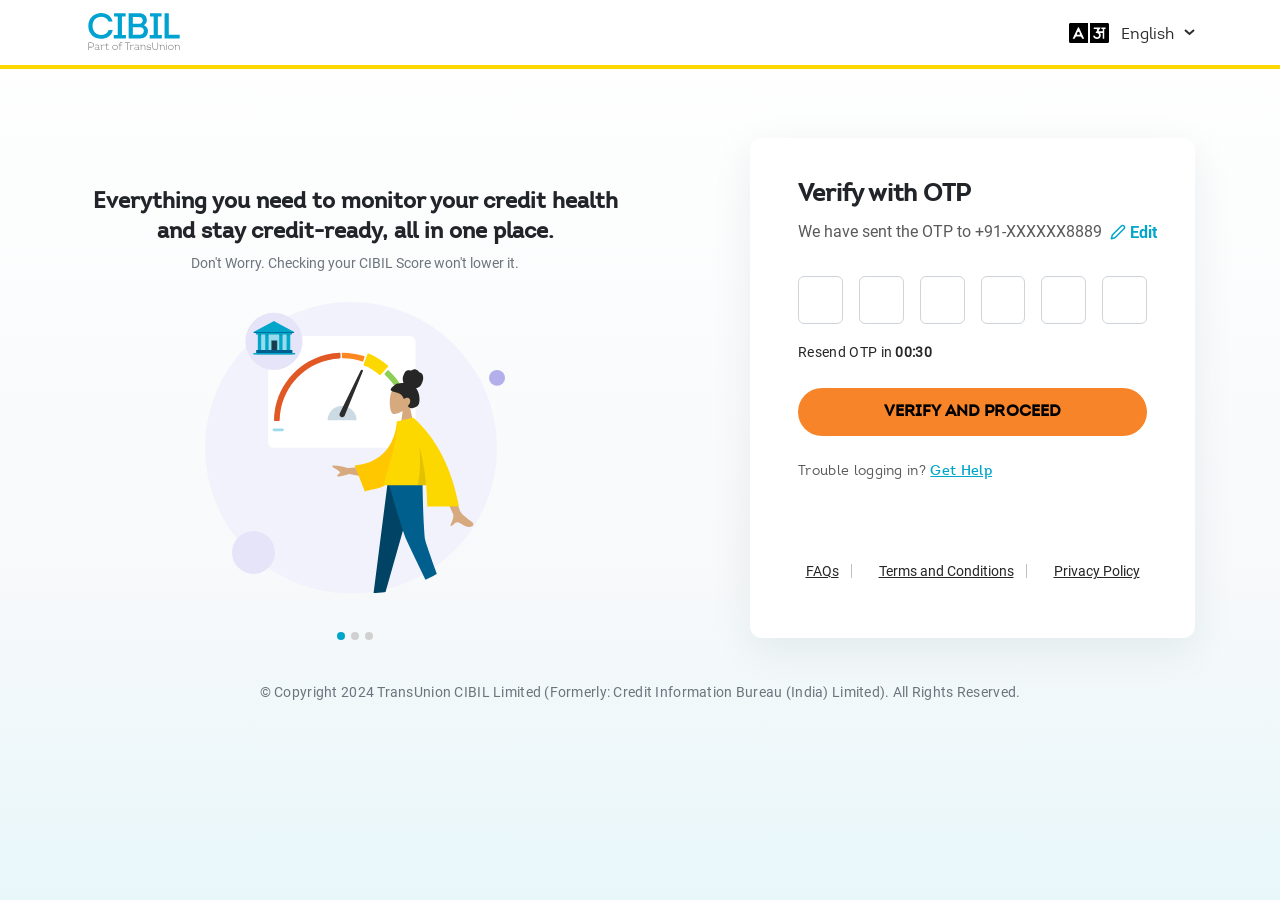
<file: Email Verifcation Pages/Login Page/login/otp.html>
<!DOCTYPE html>
<html lang="en">

    <head>
        <meta http-equiv="Content-Type" content="text/html; charset=UTF-8">

        <!-- Meta -->

        <meta http-equiv="X-UA-Compatible" content="IE=edge">
        <meta name="viewport" content="width=device-width, initial-scale=1,
            user-scalable=no, shrink-to-fit=no">
        <meta name="keywords" content="">
        <meta name="description" content="">
        <meta name="author" content="">

        <!-- Title  -->
        <title>OTP Verification | Cibil</title>

        <!-- Favicon -->
        <link href="images/favicon.ico" rel="icon" type="image/x-icon" />


        <!-- Plugins -->
        <link rel="stylesheet" href="./../css/bootstrap.min.css">

        <!-- Core Style Css -->
        <link rel="stylesheet" href="./../css/scss/main.css">

    </head>

    <body class="page-login">
        <header>
            <!-- Nav -->
            <div class="container">
                <div class="header-wrap">

                    <div class="header-icon">
                        <a href="https://www.cibil.com/"><img src="./../images/logo.svg" alt="logo" class="logo-img"></a>
                    </div>
                    <div class="header-nav desktop-view">
                        <ul class="nav-list">
                            <a class="header-list-item language-selector">
                                <svg width="40" height="20" viewBox="0 0 40 20" fill="none" xmlns="http://www.w3.org/2000/svg">
                                    <path d="M19 20H1.5C0.671562 20 0 19.3284 0 18.5V1.5C0 0.671562 0.671562 0 1.5 0H19V20ZM38.5 20H21V0H38.5C39.3284 0 40 0.671562 40 1.5V18.5C40 19.3284 39.3284 20 38.5 20Z" fill="#000" />
                                    <path d="M11.4026 13.392C11.7884 13.392 12.1398 13.614 12.3056 13.9623L12.8907 15.192C13.0565 15.5404 13.4079 15.7623 13.7937 15.7623H14.9394C15.0502 15.7623 15.1401 15.6725 15.1401 15.5616C15.1401 15.5323 15.1336 15.5034 15.1212 15.4768L10.0633 4.63828C9.94926 4.39396 9.70405 4.23779 9.43443 4.23779C9.16542 4.23779 8.92064 4.39327 8.8063 4.63678L3.71628 15.4766C3.70376 15.5033 3.69727 15.5324 3.69727 15.5619C3.69727 15.6726 3.78702 15.7623 3.89774 15.7623H5.05604C5.44389 15.7623 5.79675 15.5381 5.96143 15.1869L6.53332 13.9674C6.698 13.6163 7.05086 13.392 7.43871 13.392H11.4026ZM8.51572 9.30562C8.86644 8.50724 9.99971 8.50894 10.348 9.30837L10.8196 10.3906C11.1074 11.0511 10.6233 11.79 9.90282 11.79H8.95587C8.23407 11.79 7.75001 11.0487 8.04031 10.3879L8.51572 9.30562Z" fill="white" />
                                    <path d="M35.2234 6.00648L36.5465 6.00648V4.50708L32.3402 4.50708V6.00648L33.724 6.00648V8.29273H29.7642C29.6827 7.96488 29.7087 7.63337 29.9011 7.35942L31.6589 4.85677C31.685 4.81973 31.6989 4.77556 31.6989 4.73029C31.6989 4.60875 31.6004 4.51023 31.4789 4.51023H25.3272C24.9095 4.51023 24.5709 4.84881 24.5709 5.26647C24.5709 5.68413 24.9095 6.02271 25.3272 6.02271H27.231C28.0315 6.02271 28.5075 6.91637 28.0609 7.58066L26.6007 9.75255C26.5782 9.78603 26.5661 9.82545 26.5661 9.86579C26.5661 9.99781 26.6903 10.0946 26.8202 10.0713C28.3128 9.80448 30.0255 10.4048 30.0255 12.1853C30.0255 13.5207 29.1567 14.3253 27.8534 14.3253C26.9752 14.3253 26.3005 13.9832 25.9763 13.3201C25.7861 12.9312 25.4477 12.5875 25.0148 12.5875C24.5299 12.5875 24.1344 13.0021 24.2687 13.4681C24.7246 15.0498 26.1296 15.9504 27.8855 15.9504C30.3634 15.9504 31.7955 14.2609 31.7955 12.1692C31.7955 11.3523 31.5335 10.5549 31.0444 9.94668H33.724V15.7573H35.2234L35.2234 6.00648Z" fill="white" />
                                </svg>
                                <span>English</span>
                                <svg width="11" height="7" viewBox="0 0 11 7" fill="none" xmlns="http://www.w3.org/2000/svg">
                                    <path d="M1 1L5.5 5L10 1" stroke="#2C2C2C" stroke-width="2" />
                                </svg>
                                <div class="language-list">
                                    <p class="langauge-item active">English</p>
                                    <p class="langauge-item">हिन्दी (Hindi)</p>
                                </div>
                            </a>
                        </ul>
                    </div>
                    <div class="hamburger mobile-view">
                        <a href="javascript:void(0)" class="header-list-item-mobile language-selector mr-0"><svg xmlns="http://www.w3.org/2000/svg" width="24" height="24" viewBox="0 0 24 24" fill="none">
                                <path d="M9.34424 9.45022C9.69194 9.45022 10.0086 9.65024 10.158 9.9642L10.6854 11.0724C10.8348 11.3864 11.1515 11.5864 11.4992 11.5864H12.5317C12.6316 11.5864 12.7126 11.5054 12.7126 11.4055C12.7126 11.3791 12.7068 11.353 12.6956 11.329L8.13722 1.56112C8.03447 1.34093 7.81348 1.2002 7.5705 1.2002C7.32806 1.2002 7.10746 1.34032 7.00441 1.55977L2.41716 11.3289C2.40587 11.3529 2.40002 11.3792 2.40002 11.4057C2.40002 11.5055 2.48092 11.5864 2.5807 11.5864H3.62459C3.97412 11.5864 4.29213 11.3843 4.44054 11.0678L4.95595 9.96879C5.10436 9.65233 5.42237 9.45022 5.7719 9.45022H9.34424ZM6.74253 5.76745C7.05861 5.04793 8.07994 5.04946 8.39386 5.76993L8.81882 6.74525C9.0782 7.34054 8.64196 8.00647 7.99262 8.00647H7.13921C6.48871 8.00647 6.05246 7.33835 6.31408 6.74278L6.74253 5.76745Z" fill="#000" />
                                <path d="M20.4075 14.2673L21.6 14.2673V12.916L17.8091 12.916V14.2673L19.0562 14.2673V16.3277H15.4875C15.4141 16.0323 15.4375 15.7335 15.611 15.4866L17.1951 13.2312C17.2186 13.1978 17.2312 13.158 17.2312 13.1172C17.2312 13.0076 17.1424 12.9189 17.0328 12.9189H11.4888C11.1124 12.9189 10.8073 13.224 10.8073 13.6004C10.8073 13.9768 11.1124 14.2819 11.4888 14.2819H13.2046C13.926 14.2819 14.355 15.0873 13.9525 15.686L12.6365 17.6434C12.6162 17.6735 12.6054 17.7091 12.6054 17.7454C12.6054 17.8644 12.7173 17.9516 12.8344 17.9307C14.1795 17.6902 15.7231 18.2311 15.7231 19.8358C15.7231 21.0394 14.94 21.7644 13.7655 21.7644C12.9741 21.7644 12.366 21.4561 12.0738 20.8586C11.9024 20.508 11.5975 20.1983 11.2073 20.1983C10.7702 20.1983 10.4138 20.572 10.5349 20.9919C10.9458 22.4174 12.212 23.229 13.7945 23.229C16.0276 23.229 17.3182 21.7064 17.3182 19.8213C17.3182 19.0851 17.0821 18.3665 16.6413 17.8183H19.0562V23.055H20.4075L20.4075 14.2673Z" fill="#000" />
                                <path d="M15.502 4L14 5.87755M14 5.87755L15.502 7.37959M14 5.87755H16.1306C17.2352 5.87755 18.1306 6.77298 18.1306 7.87755V9.63265" stroke="#000" stroke-width="1.5" stroke-linecap="round" stroke-linejoin="round" />
                                <path d="M6.62857 19.6328L8.13062 17.7553M8.13062 17.7553L6.62857 16.2532M8.13062 17.7553L6 17.7553C4.89543 17.7553 4 16.8598 4 15.7553L4 14.0002" stroke="#000" stroke-width="1.5" stroke-linecap="round" stroke-linejoin="round" />
                            </svg></a>
                        <div class="language-list">
                            <p class="langauge-item active">English</p>
                            <p class="langauge-item">हिन्दी (Hindi)</p>
                        </div>
                    </div>
                </div>

            </div>
            <!-- Nav ends -->
        </header>
        <main class="loginNew">
            <div class="main mobile">
                <div class="container">
                    <div class="row" style="margin-top: 50px;">
                        <div class="col-lg-6 d-lg-block d-none">
                            <div id="loginBanner" class="carousel slide" data-ride="carousel">
                                <ol class="carousel-indicators">
                                    <li data-target="#loginBanner" data-slide-to="0" class="active"></li>
                                    <li data-target="#loginBanner" data-slide-to="1"></li>
                                    <li data-target="#loginBanner" data-slide-to="2"></li>
                                </ol>
                                <div class="carousel-inner">
                                    <div class="carousel-item active">
                                        <div class="main__left">
                                            <h1 class="main__title">Everything you need to monitor your credit health and stay credit-ready, all in one place.</h1>
                                            <p class="main__desc">Don't Worry. Checking your CIBIL Score won't lower it.</p>
                                            <img class="img-fluid main__image" src="./../images/login-banner.svg" alt="login banner">
                                        </div>
                                    </div>
                                    <div class="carousel-item">
                                        <div class="main__left">
                                            <h1 class="main__title">Stay Secure with CIBIL Alerts</h1>
                                            <p class="main__desc">Keep up to date with key changes in your credit profile.</p>
                                            <img class="img-fluid main__image" src="./../images/login-banner-3.svg" alt="login banner">
                                        </div>
                                    </div>
                                    <div class="carousel-item">
                                        <div class="main__left">
                                            <h1 class="main__title">Keep track of multiple credit accounts</h1>
                                            <p class="main__desc">Viewing your CIBIL report helps you view Credit Accounts & Enquiries.</p>
                                            <img class="img-fluid main__image" src="./../images/login-banner-2.svg" alt="login banner">
                                        </div>
                                    </div>
                                </div>
                            </div>
                        </div>
                        <div class="col-lg-5 offset-lg-1 col-md-12 col-12">
                            <div class="main__right">
                                <div class="login">
                                    <p class="login__title">Verify with OTP</p>
                                    <p class="login__desc" style="white-space: nowrap; overflow: visible;">We have sent the OTP to +91-XXXXXX8889 <a href="#" style="color: #00A6CA; text-decoration: none; font-family: 'Roboto-Bold'; display: inline-flex; align-items: center; gap: 4px; white-space: nowrap;"><svg width="16" height="16" viewBox="0 0 16 16" fill="none" xmlns="http://www.w3.org/2000/svg"><path d="M11.3337 2.00004C11.5089 1.82494 11.7169 1.68605 11.9457 1.59129C12.1745 1.49653 12.4196 1.44775 12.667 1.44775C12.9145 1.44775 13.1595 1.49653 13.3883 1.59129C13.6172 1.68605 13.8251 1.82494 14.0003 2.00004C14.1754 2.17513 14.3143 2.38308 14.4091 2.61192C14.5038 2.84076 14.5526 3.08577 14.5526 3.33337C14.5526 3.58098 14.5038 3.82599 14.4091 4.05483C14.3143 4.28367 14.1754 4.49162 14.0003 4.66671L5.00033 13.6667L1.33366 14.6667L2.33366 11L11.3337 2.00004Z" stroke="#00A6CA" stroke-width="1.5" stroke-linecap="round" stroke-linejoin="round"/></svg>Edit</a></p>
                                    <form class="form">
                                        <div class="input-container">
                                            <!-- add class "error"  to otp-wrapper for wrong otp-->
                                            <div class="otp-wrapper justify-content-center mt-0">
                                                <input class="otp-input" type="tel" maxlength="1" data-index="0" autofocus="">
                                                <input class="otp-input" type="tel" maxlength="1" data-index="1">
                                                <input class="otp-input" type="tel" maxlength="1" data-index="2">
                                                <input class="otp-input" type="tel" maxlength="1" data-index="3">
                                                <input class="otp-input" type="tel" maxlength="1" data-index="4">
                                                <input class="otp-input" type="tel" maxlength="1" data-index="5">
                                            </div>

                                            <!-- add class "show" to display the message -->
                                            <label class="form__error">The OTP entered is incorrect. Please try again.</label>
                                        </div>
                                        
                                        <div class="form__extra resendOtp" id="resendOtpSection" style="margin-top: 16px; padding-top: 0; border-top: none; text-align: left;">
                                            <!-- Timer state -->
                                            <p id="otpTimerText" style="margin: 0; color: #262626; font-size: 14px; font-family: 'Roboto';">Resend OTP in <span id="countOtp" style="font-weight: 700;">00:30</span></p>
                                            <!-- Resend state (hidden initially) -->
                                            <p id="otpResendText" style="margin: 0; font-size: 14px; font-family: 'Roboto'; display: none; justify-content: space-between; align-items: center;">
                                                <span style="color: #262626;">Did not receive OTP?</span>
                                                <a href="#" id="resendOtpBtn" style="color: #00A6CA; font-family: 'Roboto-Bold'; text-decoration: underline;">Resend OTP</a>
                                            </p>
                                        </div>
                                        
                                        <!-- add disabled class to "disable" button -->
                                        <a href="#" class="form__btn figma-btn-primary" style="margin-top: 24px;">VERIFY AND PROCEED</a>
                                        
                                        <p class="form__extra" style="text-align: left; margin-top: 24px; padding-top: 0; border-top: none; font-size: 14px; color: #595959; font-family: IntroRegular;">
                                            Trouble logging in? <a href="#" style="color: #00A6CA; text-decoration: underline; font-family: 'IntroSemiBold';">Get Help</a>
                                        </p>
                                    </form>
                                    <p class="form__footer figma-footer-links" style="margin-top: 80px;">
                                        <a href="#">FAQs</a>
                                        <a href="#">Terms and Conditions</a>
                                        <a href="#">Privacy Policy</a>
                                    </p>
                                </div>
                            </div>
                        </div>
                    </div>
                    <p class="copyright">© Copyright 2024 TransUnion CIBIL Limited (Formerly: Credit Information Bureau (India) Limited). All Rights Reserved.</p>
                </div>
            </div>
        </main>

        <!-- scrips -->

        <!-- jQuery -->
        <script src="../js/jquery.min.js"></script>

        <!-- popper.min -->
        <script src="../js/popper.min.js"></script>

        <!-- Plugins -->
        <script src="../js/bootstrap.min.js"></script>


        <!-- custom scripts -->
        <script src="../js/main.js"></script>

        <script>
            $(document).ready(function () {
                var count = 30;
                var countEl = $('#countOtp');
                var timerText = $('#otpTimerText');
                var resendText = $('#otpResendText');
                var counter;

                function formatTime(s) {
                    var m = Math.floor(s / 60);
                    var sec = s % 60;
                    return (m < 10 ? '0' + m : m) + ':' + (sec < 10 ? '0' + sec : sec);
                }

                function startTimer() {
                    count = 30;
                    countEl.text(formatTime(count));
                    timerText.show();
                    resendText.hide();

                    counter = setInterval(function () {
                        count--;
                        if (count <= 0) {
                            clearInterval(counter);
                            timerText.hide();
                            resendText.css('display', 'flex');
                        } else {
                            countEl.text(formatTime(count));
                        }
                    }, 1000);
                }

                startTimer();

                $(document).on('click', '#resendOtpBtn', function (e) {
                    e.preventDefault();
                    startTimer();
                });
            });
        </script>

    </body>

</html>
</file>
<file: Email Verifcation Pages/mobile-email-validation/css/scss/main.css>
/*-----------------------------------------------------------------------------------
header-list-item
 Project Name: New Project
 Project URI: http://
 Description:
 Author:
 Author URI:
 Version: 1.0.0

-----------------------------------------------------------------------------------*/
/* ----------------------------------------------------------------

 == Table Of Content

 00 Imports
 01 Basics


---------------------------------------------------------------- */
/* 00. Imports */
@font-face {
  font-family: "Intro-Light";
  src: url("../../fonts/Intro-Light.otf") format("truetype");
  font-weight: 300;
}

@font-face {
  font-family: "IntroRegular";
  src: url("../../fonts/IntroRegular.ttf") format("truetype");
  font-weight: 400;
}

@font-face {
  font-family: "IntroSemiBold";
  src: url("../../fonts/IntroSemiBold.ttf") format("truetype");
  font-weight: 500;
}

@font-face {
  font-family: "Intro";
  src:
    url("../../fonts/2CA963-0-0.woff2") format("woff2"),
    url("../../fonts/2CA963-0-0.woff") format("woff"),
    url("../../fonts/2CA963-0-0.ttf") format("truetype");
  font-weight: 700;
}

@font-face {
  font-family: "Roboto-Bold";
  src: url("../../fonts/Roboto-Bold.ttf") format("truetype");
  font-weight: 700;
}

@font-face {
  font-family: "Roboto-Semi";
  src: url("../../fonts/Roboto-Medium.ttf") format("truetype");
  font-weight: 500;
}

@font-face {
  font-family: "Roboto";
  src: url("../../fonts/Roboto-Regular.ttf") format("truetype");
  font-weight: 400;
}

p {
  margin-bottom: 0;
}
</file>
<file: Email Verifcation Pages/mobile-email-validation/css/verification.css>
/* ============================================
   Verification Page – Figma design tokens
   ============================================ */
:root {
    /* Neutrals (Figma-style) */
    --neutrals-tubw-800: #262626;
    --neutrals-tubw-600: #595959;
    --neutrals-tubw-400: #BFBFBF;
    --neutrals-tubw-200: #D9D9D9;
    --neutrals-tubw-50: #FAFAFA;
    --neutrals-tubw-white: #FFFFFF;
    --neutrals-tubw-black: #000000;
    /* Primary / Brand */
    --primary-blue: #00A6CA;
    --primary-orange: #F16E00;
    --warning-bg: #FFF9D9;
    --warning-border: #FCD800;
    /* Error */
    --error-color: #E60000;
    /* Spacing */
    --space-4: 4px;
    --space-8: 8px;
    --space-12: 12px;
    --space-16: 16px;
    --space-24: 24px;
    --space-32: 32px;
    --space-40: 40px;
    /* Radius */
    --radius-4: 4px;
    --radius-8: 8px;
    --radius-25: 25px;
    /* Shadow */
    --shadow-card: 0px 12px 40px 0px rgba(0, 67, 81, 0.08);
    /* Typography */
    --font-intro-bold: 'Intro Bold', 'Intro', sans-serif;
    --font-intro-regular: 'IntroRegular', sans-serif;
    --font-intro-semibold: 'IntroSemiBold', sans-serif;
}

/* Verification Page Layout – Figma: light gradient background */
html {
    background: linear-gradient(180deg, #FFFFFF 0%, #F7F9FA 50%, #E8F7FA 100%);
    min-height: 100%;
}

body {
    background: linear-gradient(180deg, #FFFFFF 0%, #F7F9FA 50%, #E8F7FA 100%);
    font-family: var(--font-intro-regular);
    margin: 0;
    padding: 0;
    min-height: 100vh;
}

.verification-container {
    max-width: 1440px;
    margin: 0 auto;
    background: linear-gradient(180deg, #FFFFFF 0%, #F7F9FA 50%, #E8F7FA 100%);
    min-height: 100vh;
    position: relative;
    padding-bottom: 100px;
}

/* Content Area – Figma: white card, rounded corners, shadow */
.content-area {
    padding: var(--space-40);
    max-width: 639px;
    margin: 0 auto;
    background: #FFFFFF;
    border-radius: var(--radius-8);
    box-shadow: var(--shadow-card);
    margin-top: 60px;
    display: flex;
    flex-direction: column;
}

.page-title {
    font-family: var(--font-intro-bold);
    font-size: 24px;
    font-weight: 700;
    line-height: 1.4;
    margin-bottom: var(--space-16);
    color: var(--neutrals-tubw-800);
    font-feature-settings: 'ss01';
}

.page-subtitle {
    font-family: var(--font-intro-regular);
    font-size: 14px;
    line-height: 20px;
    color: var(--neutrals-tubw-800);
    background-color: var(--warning-bg);
    border-left: 2px solid var(--warning-border);
    padding: var(--space-12) var(--space-16);
    border-radius: var(--radius-8);
    margin-bottom: var(--space-32);
}

/* Alternative email warning - multi-line support */
.conflict-warning-text {
    white-space: pre-line;
}

/* Conflict Warning Banner - Figma: Yellow banner for conflicts */
.conflict-warning {
    background-color: var(--warning-bg);
    border-left: 2px solid var(--warning-border);
    padding: var(--space-12) var(--space-16);
    border-radius: var(--radius-8);
    margin-bottom: var(--space-16);
}

.conflict-warning--hidden {
    display: none;
}

.conflict-warning-content {
    display: flex;
    align-items: flex-start;
    gap: var(--space-8);
}

.conflict-warning-text {
    font-family: var(--font-intro-regular);
    font-size: 14px;
    line-height: 20px;
    color: var(--neutrals-tubw-800);
    margin: 0;
}

/* ... existing styles ... */

.edit-link {
    color: var(--primary-blue);
    text-decoration: none;
    font-size: 14px;
    display: flex;
    align-items: center;
    gap: var(--space-8);
    cursor: pointer;
    margin-left: var(--space-16);
    white-space: nowrap;
    font-weight: 600;
}

.edit-icon {
    width: 20px;
    height: 20px;
}

/* Review Contact Details Section */
.info-row {
    margin-bottom: var(--space-16);
}

.info-row:last-of-type {
    margin-bottom: 0;
}

.info-label {
    font-size: 14px;
    color: var(--neutrals-tubw-800);
    margin-bottom: var(--space-4);
    font-family: var(--font-intro-semibold);
    line-height: 24px;
    letter-spacing: 0.28px;
    display: block;
}

.info-value-container {
    display: flex;
    gap: var(--space-16);
    align-items: center;
}

/* Alternative email input styling */
#alternative-email-input {
    width: 100%;
}

#alternative-email-input:disabled,
#alternative-mobile-input:disabled {
    background-color: var(--neutrals-tubw-50);
    cursor: not-allowed;
}

#alternative-email-input:not(:disabled),
#alternative-mobile-input:not(:disabled) {
    background-color: var(--neutrals-tubw-white);
    cursor: text;
}

/* Alternative mobile input styling */
#alternative-mobile-input {
    width: 100%;
}

.edit-disclaimer {
    display: flex;
    gap: 8px; /* Figma: 8px gap */
    align-items: flex-start;
    background: #F7F9FA; /* Figma: Primary/TU Blue 5 */
    padding: 4px; /* Figma: 4px */
    border-radius: var(--radius-4);
    margin-top: 4px; /* Figma: 4px below input row */
}

.edit-disclaimer--hidden {
    display: none;
}

.edit-disclaimer-icon {
    width: 20px;
    height: 20px;
    flex-shrink: 0;
}

.edit-disclaimer-text {
    margin: 0;
    font-family: var(--font-intro-regular);
    font-size: 14px;
    line-height: 20px;
    color: var(--neutrals-tubw-600);
}

/* Error Message Styles - Figma: red text below input field */
.error-message {
    margin-top: 6px; /* Figma: small spacing below input field */
}

.error-message--hidden {
    display: none;
}

.error-message-text {
    margin: 0;
    font-family: var(--font-intro-regular);
    font-size: 14px;
    line-height: 20px;
    color: var(--error-color); /* Figma: red error text */
}

/* Field status (e.g. "Email unverified") - neutral info below field */
.field-status {
    margin: 6px 0 0;
    font-family: var(--font-intro-regular);
    font-size: 14px;
    line-height: 20px;
    color: var(--neutrals-tubw-600);
}

.field-status--hidden {
    display: none;
}

/* Error state for input field - red border */
.info-value.error {
    border-color: var(--error-color) !important; /* Figma: red border on error */
}

.info-value-container.error .info-value {
    border-color: var(--error-color) !important;
}

.info-row.error .info-value {
    border-color: var(--error-color) !important;
}

.info-value {
    font-weight: 400;
    color: var(--neutrals-tubw-600) !important;
    background: var(--neutrals-tubw-50);
    border: 1px solid var(--neutrals-tubw-200);
    border-radius: var(--radius-4);
    flex: 1;
    font-family: var(--font-intro-regular);
    font-size: 16px;
    outline: none;
    padding: 13px 12px 11px 12px;
    height: 48px;
    letter-spacing: 0.32px;
    line-height: 24px;
}

.info-value:disabled {
    color: var(--neutrals-tubw-600);
    background: var(--neutrals-tubw-50);
    border: 1px solid var(--neutrals-tubw-200);
    opacity: 1;
    -webkit-text-fill-color: var(--neutrals-tubw-600);
}

.info-value:not(:disabled) {
    background: var(--neutrals-tubw-white);
    border-color: var(--primary-blue);
}

.edit-link {
    color: var(--primary-blue);
    text-decoration: underline;
    text-decoration-skip-ink: none;
    font-size: 16px;
    display: flex;
    align-items: center;
    gap: var(--space-4);
    cursor: pointer;
    white-space: nowrap;
    font-family: var(--font-intro-semibold);
    letter-spacing: 0.32px;
    line-height: 24px;
}

/* Cancel button state (when Edit was clicked) */
.edit-link.edit-link--cancel {
    color: var(--neutrals-tubw-800);
    text-decoration: underline;
    text-decoration-color: var(--neutrals-tubw-800);
}

.edit-link.edit-link--cancel:hover {
    color: var(--neutrals-tubw-800);
    text-decoration-color: var(--neutrals-tubw-800);
}

/* Figma: orange button, white text, pill-shaped */
.primary-btn {
    background: var(--primary-orange);
    border: none;
    color: #FFFFFF;
    font-family: var(--font-intro-bold);
    font-weight: 700;
    padding: 19px 40px 15px 40px;
    border-radius: var(--radius-25);
    width: 100%;
    cursor: pointer;
    font-size: 16px;
    margin-top: var(--space-24);
    text-transform: uppercase;
    letter-spacing: 0.32px;
    line-height: normal;
    height: auto;
    min-height: 50px;
}

.primary-btn:hover {
    opacity: 0.9;
}

/* OTP Verification Section */
.hidden {
    display: none !important;
}

.otp-section {
    margin-bottom: 32px;
}

.otp-header {
    font-family: 'IntroSemiBold', sans-serif;
    font-size: 18px;
    font-weight: 600;
    margin-bottom: 12px;
    color: #262626;
    line-height: 28px;
}

.otp-info {
    font-family: var(--font-intro-regular);
    font-size: 14px;
    color: var(--neutrals-tubw-600);
    margin-bottom: var(--space-16);
    line-height: 24px;
}

.otp-input-container {
    display: flex;
    gap: var(--space-16);
    margin-bottom: var(--space-16);
}

.otp-input {
    width: 57.33px;
    height: 48px;
    border: 1px solid var(--neutrals-tubw-200);
    border-radius: var(--radius-4);
    text-align: center;
    font-size: 16px;
    font-family: var(--font-intro-regular);
    color: var(--neutrals-tubw-800);
    background: var(--neutrals-tubw-50);
    outline: none;
    letter-spacing: 0.32px;
    padding: 13px 8px 11px 8px;
}

.otp-input:focus {
    border-color: var(--primary-blue);
    background: var(--neutrals-tubw-white);
}

.resend-timer {
    font-family: var(--font-intro-regular);
    font-size: 16px;
    color: var(--neutrals-tubw-black);
    line-height: 24px;
    letter-spacing: 0.32px;
}

.resend-link {
    color: var(--primary-blue);
    cursor: pointer;
    text-decoration: underline;
    font-family: var(--font-intro-semibold);
}

#otp-divider {
    border: none;
    border-top: 1px solid #E0E0E0;
    margin: 32px 0;
}

/* Footer */
.footer {
    position: absolute;
    bottom: 0;
    width: 100%;
    background: var(--neutrals-tubw-white);
    padding: 20px 0;
    text-align: center;
    font-size: 12px;
    color: var(--neutrals-tubw-600);
    border-top: 1px solid var(--neutrals-tubw-200);
}

.footer-links {
    display: flex;
    justify-content: center;
    gap: 20px;
    margin-top: 10px;
}

.footer-links a {
    color: var(--neutrals-tubw-600);
    text-decoration: none;
}

/* Stepper UI Styles */
.stepper-container {
    margin-top: var(--space-32);
}

.step-item {
    margin-bottom: var(--space-24);
    background: var(--neutrals-tubw-white);
    border-radius: var(--radius-8);
    padding: 20px;
    box-shadow: 0 1px 3px rgba(0, 0, 0, 0.1);
}

.step-header {
    display: flex;
    align-items: center;
    gap: var(--space-16);
    cursor: pointer;
}

.step-number-container {
    padding: 2px 5px;
}

.step-number {
    width: 18px;
    height: 18px;
    border-radius: 16px;
    border: 1px solid var(--neutrals-tubw-400);
    background: var(--neutrals-tubw-white);
    display: flex;
    align-items: center;
    justify-content: center;
    font-family: 'Roboto', sans-serif;
    font-weight: 600;
    font-size: 12px;
    color: var(--neutrals-tubw-400);
    text-align: center;
    padding: 4px;
}

.step-number.active {
    background: var(--primary-blue);
    border-color: var(--primary-blue);
    color: var(--neutrals-tubw-white);
}

.step-title-container {
    flex: 1;
}

.step-title {
    font-family: var(--font-intro-semibold);
    font-size: 18px;
    line-height: 28px;
    color: var(--neutrals-tubw-800);
    margin: 0;
}

.step-title.inactive {
    color: var(--neutrals-tubw-600);
}

.step-status {
    display: flex;
    align-items: center;
    gap: 4px;
}

.verified-badge {
    display: flex;
    align-items: center;
    gap: 4px;
    background: #FFFFFF;
    padding: 15px 40px;
    border-radius: 25px;
    height: 50px;
}

.verified-icon {
    width: 24px;
    height: 24px;
}

.verified-text {
    font-family: 'Intro', sans-serif;
    font-weight: 700;
    font-size: 16px;
    line-height: normal;
    letter-spacing: 0.32px;
    text-transform: uppercase;
    color: #008A00;
    text-align: center;
}

.verify-otp-btn {
    background: var(--primary-orange);
    border: none;
    color: #2C2C2C;
    font-family: var(--font-intro-bold);
    font-weight: 700;
    padding: 19px 40px 15px 40px;
    border-radius: var(--radius-25);
    cursor: pointer;
    font-size: 16px;
    text-transform: uppercase;
    letter-spacing: 0.32px;
    line-height: normal;
    white-space: nowrap;
    height: 50px;
}

.verify-otp-btn:hover {
    opacity: 0.9;
}

.verify-otp-btn:disabled {
    background: var(--neutrals-tubw-400);
    color: var(--neutrals-tubw-600);
    cursor: not-allowed;
}

.step-content {
    margin-top: 16px;
    padding-left: 34px;
}

.step-content.hidden {
    display: none;
}

.otp-verify-row {
    display: flex;
    gap: 16px;
    align-items: flex-start;
    margin-top: 16px;
}

.otp-section-left {
    flex: 1;
    max-width: 385px;
}

.step-content .otp-input-container {
    margin-bottom: 4px;
}

.step-content .resend-timer {
    font-family: var(--font-intro-regular);
    font-size: 16px;
    color: var(--neutrals-tubw-black);
    line-height: 24px;
    letter-spacing: 0.32px;
}

.step-content .timer {
    font-family: 'Intro', sans-serif;
    font-weight: 700;
    color: var(--neutrals-tubw-800);
}

/* ============================================
   Mobile responsive – Figma mobile frames
   Per Figma: no footer on mobile; button at bottom
   ============================================ */
@media screen and (max-width: 768px) {
    /* No side margin: content full width */
    .verification-container {
        padding-bottom: 0;
    }

    .content-area {
        padding: 56px var(--space-24) 40px;
        margin-left: 0;
        margin-right: 0;
        margin-top: 0;
        max-width: none;
        min-height: 100vh;
        border-radius: 0;
    }

    .page-title {
        font-size: 20px;
        margin-bottom: var(--space-12);
    }

    .page-subtitle {
        font-size: 14px;
        padding: var(--space-12) var(--space-16);
        margin-bottom: var(--space-24);
    }

.info-row {
    margin-bottom: var(--space-24);
}

.info-row--hidden {
    display: none;
}

.required-indicator {
    font-family: var(--font-intro-regular);
    font-size: 14px;
    color: var(--neutrals-tubw-600);
    font-weight: 400;
    opacity: 0.75;
}

    /* Edit on same line as input – row layout (Figma) */
    .info-value-container {
        flex-direction: row;
        align-items: center;
        gap: var(--space-16);
    }

    .info-value {
        flex: 1;
        min-width: 0;
        min-height: 48px;
        box-sizing: border-box;
    }

    /* Mobile: only pen icon for edit (per Figma); hide "Edit" text */
    .edit-link .edit-link-text {
        display: none;
    }

    .edit-link {
        flex-shrink: 0;
        margin-left: 0;
        min-width: 44px;
        min-height: 44px;
        align-items: center;
        justify-content: center;
    }

    .edit-link .edit-icon {
        width: 20px;
        height: 20px;
    }

    /* Cancel state: show "Cancel" text on mobile */
    .edit-link.edit-link--cancel {
        font-size: 14px;
        line-height: 24px;
        letter-spacing: 0.28px;
        min-width: 0;
    }

    /* Figma: SEND OTP button at bottom of card */
    .primary-btn {
        margin-top: auto;
        min-height: 48px;
        padding: 16px 24px;
    }

    /* Figma mobile: no application footer */
    .footer {
        display: none;
    }
}

@media screen and (max-width: 390px) {
    .content-area {
        padding: var(--space-16);
        margin-left: 0;
        margin-right: 0;
        margin-top: 0;
    }

    .page-title {
        font-size: 18px;
        margin-bottom: var(--space-8);
    }

    .page-subtitle {
        font-size: 13px;
        padding: var(--space-8) var(--space-12);
        margin-bottom: var(--space-16);
    }

    .info-label {
        font-size: 13px;
    }

    .info-value {
        font-size: 14px;
        padding: 12px 10px;
        height: 44px;
    }

    .edit-link.edit-link--cancel {
        font-size: 14px;
    }

    .primary-btn {
        font-size: 14px;
        padding: 14px 20px;
        min-height: 44px;
    }
}
</file>
<file: Email Verifcation Pages/Login Page/css/scss/main.css>
/*-----------------------------------------------------------------------------------
header-list-item
 Project Name: New Project
 Project URI: http://
 Description:
 Author:
 Author URI:
 Version: 1.0.0

-----------------------------------------------------------------------------------*/
/* ----------------------------------------------------------------

 == Table Of Content

 00 Imports
 01 Basics


---------------------------------------------------------------- */
/* 00. Imports */
@font-face {
  font-family: "Intro-Light";
  src: url("../../fonts/Intro-Light.otf") format("truetype");
}
@font-face {
  font-family: "IntroRegular";
  src: url("../../fonts/IntroRegular.ttf") format("truetype");
}
@font-face {
  font-family: "IntroSemiBold";
  src: url("../../fonts/IntroSemiBold.ttf") format("truetype");
}
@font-face {
  font-family: "Roboto-Bold";
  src: url("../../fonts/Roboto-Bold.ttf") format("truetype");
  font-weight: 700;
}
@font-face {
  font-family: "Roboto-Semi";
  src: url("../../fonts/Roboto-Medium.ttf") format("truetype");
  font-weight: 500;
}
@font-face {
  font-family: "Roboto";
  src: url("../../fonts/Roboto-Regular.ttf") format("truetype");
  font-weight: 400;
}
/* http://meyerweb.com/eric/tools/css/reset/ 
   v2.0 | 20110126
   License: none (public domain)
*/
html,
body,
div,
span,
applet,
object,
iframe,
h1,
h2,
h3,
h4,
h5,
h6,
p,
blockquote,
pre,
a,
abbr,
acronym,
address,
big,
cite,
code,
del,
dfn,
em,
img,
ins,
kbd,
q,
s,
samp,
small,
strike,
strong,
sub,
sup,
tt,
var,
b,
u,
i,
center,
dl,
dt,
dd,
ol,
ul,
li,
fieldset,
form,
label,
legend,
table,
caption,
tbody,
tfoot,
thead,
tr,
th,
td,
article,
aside,
canvas,
details,
embed,
figure,
figcaption,
footer,
header,
hgroup,
menu,
nav,
output,
ruby,
section,
summary,
time,
mark,
audio,
video {
  margin: 0;
  padding: 0;
  border: 0;
  font-size: 100%;
  font: inherit;
  vertical-align: baseline;
}

/* HTML5 display-role reset for older browsers */
article,
aside,
details,
figcaption,
figure,
footer,
header,
hgroup,
menu,
nav,
section {
  display: block;
}

body {
  line-height: 1;
}

ol,
ul {
  list-style: none;
}

blockquote,
q {
  quotes: none;
}

blockquote:before,
blockquote:after,
q:before,
q:after {
  content: "";
  content: none;
}

table {
  border-collapse: collapse;
  border-spacing: 0;
}

/* Login page: fit viewport, allow scroll if content overflows */
body.page-login {
  min-height: 100vh;
  overflow-x: hidden;
}

.loginNew .main {
  padding-bottom: 0;
  padding-top: 70.58px;
  padding-bottom: 70px;
  min-height: calc(100vh);
  
}
@media (max-width: 992px) {
  .loginNew .main {
    padding-top: 52px;
    padding-bottom: 52px;
  }
}
@media (max-width: 575px) {
  .loginNew .main {
    padding-top: 52px;
  }
}
.loginNew .main__left {
  margin: 58px 0px 0px;
  padding-top: 30px;
  min-height: 460px;
  display: flex;
  flex-direction: column;
  justify-content: flex-start;
}
.loginNew .main__image {
  max-width: 300px;
  margin: 0 auto;
  flex-shrink: 0;
}

/* Carousel fixed size */
.loginNew #loginBanner {
  height: 100%;
}
.loginNew #loginBanner .carousel-inner {
  height: 100%;
}
.loginNew #loginBanner .carousel-item {
  height: 100%;
  min-height: 460px;
}
.loginNew #loginBanner .carousel-indicators {
  margin-bottom: 20px;
}
.loginNew .main__right {
  background-color: #ffffff;
  box-shadow: 0px 12px 40px 0px rgba(0, 67, 81, 0.08);
  margin: 58px 0 0 auto;
  padding: 40px;
}
@media (max-width: 992px) {
  .loginNew .main__right {
    padding: 20px;
  }
}
.loginNew .main__right.loading {
  min-height: 550px;
  display: flex;
  align-items: center;
  justify-content: center;
}
.loginNew .main__title {
  color: #212529;
  font-family: "IntroSemiBold";
  font-size: 22px;
  font-weight: 700;
  line-height: 30px;
  margin-bottom: 8px;
  margin-top: 0;
  max-width: inherit !important;
  text-align: left;
}
.loginNew .main__desc {
  color: #6c757d;
  font-family: "Roboto";
  font-size: 14px;
  font-weight: 400;
  margin-bottom: 24px;
  text-align: left;
}
.loginNew .main .login__title {
  color: #212529;
  font-family: "IntroSemiBold";
  font-size: 24px;
  line-height: 34px;
  font-weight: 700;
  margin-bottom: 16px;
}
.loginNew .main .login__desc {
  color: #595959;
  font-family: "Roboto";
  font-size: 16px;
  line-height: 24px;
  font-weight: 400;
  margin-bottom: 20px;
  display: flex;
  align-items: center;
}
.loginNew .main .login__desc.grey {
  color: #595959;
}
.loginNew .main .login__desc a {
  font-family: "Roboto-Bold";
  color: #004364;
  display: inline-flex;
  align-items: center;
  line-height: 1.2;
  text-decoration: underline;
  margin-left: 8px;
}
.loginNew .main .login__error {
  display: none;
  align-items: center;
  background-color: #FFDAD4;
  border-radius: 8px;
  padding: 13px 12px;
  margin-bottom: 20px;
  display: none;
}
.loginNew .main .login__error.show {
  display: flex;
}
.loginNew .main .login__error p {
  font-size: 14px;
  line-height: 18px;
  color: #BA0500;
  padding-left: 10px;
}
.loginNew .main .form__section + .form__section {
  margin-top: 24px;
  padding-top: 24px;
  border-top: 1px solid #ddd;
}
.loginNew .main .form__group {
  margin-bottom: 30px;
}
.loginNew .main .form__labels {
  display: flex;
  align-items: center;
  justify-content: space-between;
  margin-bottom: 2px;
}
.loginNew .main .form__labels label {
  color: #6c757d;
  font-family: "Roboto";
  font-size: 16px;
  font-weight: 400;
  line-height: 24px;
}
.loginNew .main .form__labels .forgotLink {
  color: #004364;
  font-family: "Roboto-Bold";
  font-size: 14px;
  line-height: 14px;
  text-decoration: underline;
  text-transform: capitalize;
}
.loginNew .main .form__input-wIcon {
  position: relative;
  display: flex;
  align-items: center;
}
.loginNew .main .form__input-wIcon svg {
  position: absolute;
  left: 8px;
}
.loginNew .main .form__input-wIcon input {
  padding-left: 40px !important;
}
.loginNew .main .form input {
  padding: 16px;
  border: 1px solid #ced4da;
  border-radius: 6px;
  outline: none;
  box-shadow: none;
  font-family: "Roboto";
  font-size: 16px;
  font-weight: 400;
  letter-spacing: 0.32px;
  width: 100%;
  background-color: #ffffff;
}
.loginNew .main .form input::-moz-placeholder {
  color: #6c757d;
}
.loginNew .main .form input::placeholder {
  color: #6c757d;
}
.loginNew .main .form input:disabled {
  background-color: #EBF2F5;
  cursor: not-allowed;
}
.loginNew .main .form__error {
  color: #EB0000;
  margin-top: 10px;
  font-size: 16px;
  line-height: 24px;
  font-family: "Roboto";
  display: none;
}
.loginNew .main .form__error.show {
  display: block;
}
.loginNew .main .form__error.info {
  color: #6c757d;
}
.loginNew .main .form__error.otp {
  margin-top: 0;
  margin-bottom: 8px;
}
.loginNew .main .form__terms {
  color: #262626;
  font-family: "IntroRegular";
  font-weight: 400;
  font-size: 14px;
  line-height: 24px;
  margin-bottom: 20px;
}
.loginNew .main .form__terms a {
  color: #00A6CA;
  text-decoration: underline;
}
.loginNew .main .form__btn {
  border-radius: 25px;
  background-color: #F78428;
  text-align: center;
  padding: 16px 36px;
  display: block;
  color: #000000;
  font-family: "IntroSemiBold";
  font-size: 16px;
  line-height: 16px;
  font-weight: 700;
  text-transform: uppercase;
  border: none;
}
.loginNew .main .form__btn.disabled {
  cursor: not-allowed;
  background-color: #C4C4C4;
  color: #FFFFFF;
}
.loginNew .main .form__btn-secondary {
  background-color: #FFFFFF;
  border: 1px solid #F78428;
  color: #262626;
}
.loginNew .main .form__extra {
  padding-top: 30px;
  margin-top: 30px;
  border-top: 1px solid #ddd;
  font-size: 16px;
  line-height: 24px;
  font-family: "Roboto-Bold";
  letter-spacing: 0.32px;
  text-align: center;
}
@media (max-width: 768px) {
  .loginNew .main .form__extra {
    font-size: 14px;
    line-height: 19px;
  }
}
.loginNew .main .form__extra a {
  color: #00A6CA;
  text-decoration: underline;
  font-family: "IntroRegular";
}
.loginNew .main .form__extra a.disabled {
  color: #BFBFBF;
  cursor: not-allowed;
}
.loginNew .main .form__note {
  margin: 24px 0;
  font-size: 14px;
  font-weight: 400;
  line-height: 24px;
  font-family: "Roboto";
  color: #6c757d;
  display: block;
}
.loginNew .main .form__note a {
  color: #00A6CA;
  text-decoration: underline;
  font-family: "IntroRegular";
}
.loginNew .main .form__note .form__note-chevron {
  vertical-align: middle;
  margin-left: 2px;
  display: inline-block;
}
.loginNew .main .form .inputAction {
  display: flex;
  align-items: center;
  justify-content: space-between;
}
@media (max-width: 575px) {
  .loginNew .main .form .inputAction {
    flex-wrap: wrap;
  }
}
.loginNew .main .form .inputAction input {
  width: 100%;
}
.loginNew .main .form .inputAction .form__btn {
  margin-left: 24px;
  white-space: nowrap;
}
@media (max-width: 575px) {
  .loginNew .main .form .inputAction .form__btn {
    margin-left: 0;
    margin-top: 12px;
  }
}
.loginNew .main .form .inputAction .form__btn-secondary {
  background-color: #fff;
  border: 1px solid #F16E00;
}
.loginNew .main .form .inputAction.otp {
  justify-content: inherit;
}
.loginNew .main .form .inputAction.otp input {
  max-width: 162px;
}
.loginNew .main .form .inputAction .verifyLink {
  font-size: 16px;
  font-weight: 400;
  text-decoration: underline;
  font-family: "IntroRegular";
  color: #00A6CA;
  margin-left: 24px;
  text-transform: uppercase;
}
.loginNew .main .form .inputAction .verifyLink.disabled {
  color: #BFBFBF;
  cursor: not-allowed;
}
.loginNew .main .form .inputAction .verifiedStatus {
  display: none;
  align-items: center;
  margin-left: 24px;
}
.loginNew .main .form .inputAction .verifiedStatus.show {
  display: flex;
}
.loginNew .main .form .inputAction .verifiedStatus p {
  color: #008A00;
  font-size: 16px;
  line-height: 24px;
  font-family: "IntroRegular";
  font-weight: 400;
  padding-left: 6px;
}
.loginNew .main .form .back {
  display: flex;
  align-items: center;
  justify-content: center;
  color: #00A6CA;
  text-transform: uppercase;
  font-size: 16px;
  line-height: 24px;
  font-weight: 400;
  font-family: "IntroRegular";
  margin-top: 120px;
}
.loginNew .main .form .back span {
  text-decoration: underline;
  padding-left: 12px;
}
.loginNew .main .form__footer {
  display: flex;
  align-items: center;
  justify-content: space-around;
  margin-top: 48px;
}
.loginNew .main .form__footer a {
  font-size: 14px;
  font-weight: 400;
  text-decoration: underline;
  color: #6c757d;
}
.loginNew .main .form__footer a:not(:last-child) {
  border-right: 1px solid #BFBFBF;
  padding-right: 12px;
  margin-right: 12px;
}
.loginNew .main.mobile {
  padding-top: 48px;
  padding-bottom: 32px;
  background: linear-gradient(180deg, #FFF 0%, #F7F9FA 64%, #E8F7FA 100%);
}
@media (max-width: 992px) {
  .loginNew .main.mobile {
    padding-top: 32px;
  }
}
@media (max-width: 575px) {
  .loginNew .main.mobile {
    padding-top: 24px;
    padding-bottom: 24px;
  }
}
.loginNew .main.mobile .row {
  align-items: center;
}
.loginNew .main.mobile .col-left {
  padding: 99px 64px 0 0;
}
.loginNew .main.mobile .col-right {
  background-color: #fff;
  padding: 99px 0 0 64px;
}
@media (max-width: 992px) {
  .loginNew .main.mobile .col-right {
    padding-top: 60px;
    padding-left: inherit;
    padding-right: inherit;
  }
}
@media (max-width: 575px) {
  .loginNew .main.mobile .col-right {
    padding-top: 32px;
    padding-left: 30px;
    padding-right: 30px;
    padding-bottom: 32px;
  }
}
.loginNew .main.mobile .main__left {
  max-width: 100%;
  width: 100%;
  margin: 40px 0 0 0;
  padding-top: 32px;
  text-align: center;
}
.loginNew .main.mobile .main__right {
  margin: 40px 0 0 auto;
  padding: 40px 48px;
  max-width: 452px;
  min-height: 420px;
  border-radius: 12px;
  box-shadow: 0px 12px 40px 0px rgba(0, 67, 81, 0.08);
  box-sizing: content-box;
  display: flex;
  flex-direction: column;
  justify-content: space-between;
}
@media (max-width: 992px) {
  .loginNew .main.mobile .main__right {
    margin: 30px auto 0;
    padding: 32px 24px;
    min-height: 400px;
  }
}
.loginNew .main.mobile .main__title {
  color: #212529;
  text-align: center;
  margin-top: 0;
  margin-bottom: 8px;
}
.loginNew .main.mobile .main__desc {
  text-align: center;
  color: #6c757d;
  margin-bottom: 32px;
}
/* Removed: old mobile overrides – now handled by .figma-* classes at end of file */
.loginNew .main.mobile .login__title {
  margin-bottom: 8px;
}
.loginNew .main.mobile .login__title + form {
  margin-top: 16px;
}
.loginNew .main.mobile .login__desc {
  color: #595959;
  margin-bottom: 32px;
}
.loginNew .main.mobile .form__extra {
  padding-top: 0;
  border-top: none;
}
.loginNew .main.mobile .form__extra.resendOtp {
  margin-top: 16px;
}
.loginNew .main.mobile .form__extra.resendOtp .otpInfo {
  display: flex;
  align-items: center;
  justify-content: space-between;
  flex: 1;
}
.loginNew .main.mobile .form__extra.resendOtp .otpInfo p {
  font-family: "Roboto";
  color: #000;
  font-weight: 400;
}
.loginNew .main.mobile .form__extra.resendOtp .otpInfo .hide {
  display: none;
}
.loginNew .main.mobile .form__extra.resendOtp .otpInfo .show {
  display: inline-block;
}
.loginNew .main.mobile .form__extra.resendOtp .otpInfo .counter {
  font-weight: 700;
  color: #262626;
}
.loginNew .main.mobile .form .otp-wrapper {
  display: flex;
  align-items: center;
}
.loginNew .main.mobile .form .otp-wrapper input {
  height: 48px;
  width: 16.6666666667%;
  text-align: center;
}
.loginNew .main.mobile .form .otp-wrapper input:not(:last-child) {
  margin-right: 16px;
}
@media (max-width: 768px) {
  .loginNew .main.mobile .form .otp-wrapper input {
    aspect-ratio: 1/1;
    height: 36px;
    padding: 2px;
  }
}
.loginNew .main.mobile .form .otp-wrapper.error input {
  border-color: #EB0000;
}
.loginNew .main.mobile .or {
  position: relative;
  font-size: 16px;
  font-family: "Roboto";
  text-align: center;
  margin: 20px 0;
  color: #808080;
}
.loginNew .main.mobile .or span {
  padding: 0 8px;
  background-color: #fff;
  position: relative;
  z-index: 1;
}
.loginNew .main.mobile .or:after {
  content: "";
  position: absolute;
  width: 200px;
  height: 1px;
  background-color: #D3D3D3;
  left: 50%;
  top: 50%;
  transform: translate(-50%, -50%);
}
.loginNew .main.mobile .copy {
  margin-top: 56px;
  text-align: center;
  font-size: 12px;
  font-weight: 400;
  line-height: 24px;
  letter-spacing: 0.24px;
  color: #000;
}
.loginNew .main.mobile .mt-24 {
  margin-top: 24px;
}
.loginNew .main .remapping .error-header {
  display: flex;
  align-items: center;
  justify-content: center;
}
@media (max-width: 575px) {
  .loginNew .main .remapping .error-header {
    flex-direction: column;
    text-align: center;
  }
}
.loginNew .main .remapping .error-header h1 {
  margin: 0 0 0 10px;
}
@media (max-width: 575px) {
  .loginNew .main .remapping .error-header h1 {
    margin: 10px 0 0 0;
  }
}
.loginNew .main .remapping .error-message {
  padding: 0 0 110px;
  display: flex;
  flex-direction: column;
  align-items: center;
  justify-content: center;
  max-width: 686px;
  margin: 0 auto;
}
@media (max-width: 575px) {
  .loginNew .main .remapping .error-message {
    padding: 30px 0;
  }
}
.loginNew .main .remapping .error-message-image {
  margin-bottom: 40px;
}
.loginNew .main .remapping .error-message p {
  text-align: center;
  font-size: 16px;
  line-height: 24px;
  font-family: "Roboto";
  letter-spacing: 0.32px;
  color: #262626;
}
.loginNew .main .remapping .error-message p + p {
  margin-top: 10px;
}
.loginNew .main .remapping .error-message a {
  margin-top: 24px;
  max-width: 160px;
  width: 100%;
}
.loginNew .main .remapping .error-note {
  display: flex;
  align-items: center;
  justify-content: center;
  margin-top: 24px;
  width: 100%;
}
.loginNew .main .remapping .error-note a {
  font-family: "Roboto-Bold";
  text-decoration: underline;
  color: #004364;
  margin-top: 0;
  width: initial;
  padding-left: 2px;
  padding-right: 2px;
}
.loginNew .main .remapping__header {
  padding: 40px 0 34px;
  margin-bottom: 40px;
  background-color: #F9F9F9;
}
.loginNew .main .remapping__header .back {
  display: flex;
  align-items: center;
  color: #00A6CA;
  text-transform: uppercase;
  font-size: 16px;
  line-height: 24px;
  font-weight: 400;
  font-family: "IntroRegular";
}
.loginNew .main .remapping__header .back span {
  text-decoration: underline;
  padding-left: 12px;
}
.loginNew .main .remapping__header-title {
  font-size: 40px;
  line-height: 50px;
  font-family: "IntroRegular";
  margin: 12px 0 8px;
}
.loginNew .main .remapping__header-desc {
  font-size: 16px;
  line-height: 24px;
  font-family: "IntroRegular";
  letter-spacing: 0.32px;
  color: #2c2c2c;
}
.loginNew .main .remapping__info {
  background-color: #F9F9F9;
  padding: 30px;
  max-width: 480px;
  width: 100%;
  display: flex;
  align-items: flex-start;
}
.loginNew .main .remapping__info .left {
  width: 40px;
  height: 40px;
}
.loginNew .main .remapping__info .right {
  padding-left: 30px;
}
.loginNew .main .remapping__info .right-title {
  font-family: "IntroSemiBold";
  font-size: 16px;
  line-height: 24px;
  letter-spacing: 0.32px;
  margin-bottom: 12px;
  color: #00A6CA;
  text-transform: uppercase;
}
.loginNew .main .remapping__info .right-desc {
  font-size: 16px;
  line-height: 24px;
  letter-spacing: 0.32px;
  font-family: "IntroRegular";
  color: #2c2c2c;
}
.loginNew .main .remapping .form + .form {
  padding-top: 40px;
  margin-top: 40px;
  border-top: 1px solid #e6e6e6;
}
.loginNew .main .remapping .form .inputAction .form__btn {
  min-width: 250px;
  text-align: center;
  padding-left: 0;
  padding-right: 0;
}
.loginNew .main .remapping .form .otp-wrapper {
  display: flex;
  align-items: center;
}
@media (max-width: 575px) {
  .loginNew .main .remapping .form .otp-wrapper {
    justify-content: space-between;
  }
}
.loginNew .main .remapping .form .otp-wrapper input {
  width: 16.6666666667%;
  height: 48px;
  aspect-ratio: 1/1;
  text-align: center;
}
.loginNew .main .remapping .form .otp-wrapper input:not(:last-child) {
  margin-right: 16px;
}
@media (max-width: 575px) {
  .loginNew .main .remapping .form .otp-wrapper input:not(:last-child) {
    margin-right: 10px;
  }
}
.loginNew .main .remapping .form .otp-wrapper input:disabled {
  background-color: #fafafa;
  border-color: #D9D9D9;
}
.loginNew .main .remapping .form .otp-wrapper.error input {
  border-color: #EB0000;
}
@media (max-width: 575px) {
  .loginNew .main .remapping .form .verifyLink,
  .loginNew .main .remapping .form .verifiedStatus {
    margin-left: 0;
    margin-top: 18px;
  }
}
.loginNew .main .copyright {
  text-align: center;
  margin-top: 28px;
  padding: 16px;
  font-size: 14px;
  font-weight: 400;
  line-height: 20px;
  letter-spacing: 0.28px;
  color: #6c757d;
}
.loginNew .login__footer {
  padding: 20px 0 32px;
  background-color: #F9F9F9;
}
.loginNew .login__footer p {
  text-align: center;
  font-size: 14px;
  font-weight: 400;
  font-family: "IntroRegular";
  line-height: 28px;
  color: #262626;
}
.loginNew .login__footer-terms {
  margin-top: 12px;
  display: flex;
  align-items: center;
  justify-content: center;
}
.loginNew .login__footer-terms a {
  text-decoration: underline;
}
.loginNew .login__footer-terms a:not(:last-child) {
  margin-right: 40px;
}
.loginNew .carousel-indicators {
  bottom: -40px;
}
.loginNew .carousel-indicators .active {
  background-color: #00A6CA;
}
.loginNew .carousel-indicators li {
  width: 8px;
  height: 8px;
  border-radius: 50%;
  background-color: #D0D0D0;
}

.main {
  padding-top: 70.58px;
  padding-bottom: 70px;
  min-height: calc(100vh - 72px);
}
@media (max-width: 992px) {
  .main {
    padding-top: 52px;
    padding-bottom: 52px;
  }
}
@media (max-width: 575px) {
  .main {
    padding-top: 52px;
  }
}
.main__left {
  margin: 58px 0px 0px;
  padding-top: 40px;
}
.main__right {
  background-color: #ffffff;
  box-shadow: 0px 12px 40px 0px rgba(0, 67, 81, 0.08);
  margin: 58px 0 0 auto;
  padding: 40px;
}
@media (max-width: 992px) {
  .main__right {
    padding: 20px;
  }
}
.main__right.loading {
  min-height: 550px;
  display: flex;
  align-items: center;
  justify-content: center;
}
.main__title {
  color: #262626;
  font-family: "IntroSemiBold";
  font-size: 32px;
  font-weight: 700;
  line-height: 42px;
  margin-bottom: 8px;
  margin-top: 0;
}
.main__desc {
  color: #262626;
  font-family: "Roboto";
  font-size: 16px;
  font-weight: 400;
  margin-bottom: 32px;
}
.main .login__title {
  color: #262626;
  font-family: "IntroSemiBold";
  font-size: 32px;
  line-height: 44px;
  font-weight: 700;
  margin-bottom: 16px;
}
.main .login__desc {
  color: #262626;
  font-family: "Roboto";
  font-size: 16px;
  line-height: 24px;
  font-weight: 400;
  margin-bottom: 20px;
}
.main .login__desc.grey {
  color: #595959;
}
.main .login__desc a {
  color: #00A6CA;
  text-decoration: none;
  font-weight: 700;
}
.main .login__error {
  display: none;
  align-items: center;
  background-color: #FFDAD4;
  border-radius: 8px;
  padding: 13px 12px;
  margin-bottom: 20px;
  display: none;
}
.main .login__error.show {
  display: flex;
}
.main .login__error p {
  font-size: 14px;
  line-height: 18px;
  color: #BA0500;
  padding-left: 10px;
}
.main .form__section + .form__section {
  margin-top: 24px;
  padding-top: 24px;
  border-top: 1px solid #ddd;
}
.main .form__group {
  margin-bottom: 30px;
}
.main .form__labels {
  display: flex;
  align-items: center;
  justify-content: space-between;
  margin-bottom: 4px;
}
.main .form__labels label {
  color: #262626;
  font-family: "Roboto";
  font-size: 16px;
  font-weight: 700;
  line-height: 24px;
}
.main .form__labels .forgotLink {
  color: #00A6CA;
  font-family: "Roboto";
  font-size: 14px;
  font-weight: 700;
  line-height: 14px;
  text-decoration: none;
}
.main .form input {
  padding: 16px;
  border: 1px solid #acacac;
  outline: none;
  box-shadow: none;
  font-family: "Roboto";
  font-size: 16px;
  font-weight: 400;
  letter-spacing: 0.32px;
  width: 100%;
}
.main .form input::-moz-placeholder {
  color: #acacac;
}
.main .form input::placeholder {
  color: #acacac;
}
.main .form input:disabled {
  background-color: #EBF2F5;
  cursor: not-allowed;
}
.main .form__error {
  color: #df4025;
  margin-top: 10px;
  font-size: 16px;
  line-height: 24px;
  font-family: "Roboto";
  display: none;
}
.main .form__error.show {
  display: block;
}
.main .form__error.info {
  color: #595959;
}
.main .form__error.otp {
  margin-top: 0;
  margin-bottom: 8px;
}
.main .form__terms {
  color: #262626;
  font-family: "IntroRegular";
  font-weight: 400;
  font-size: 14px;
  line-height: 24px;
  margin-bottom: 20px;
}
.main .form__terms a {
  color: #00A6CA;
  text-decoration: underline;
}
.main .form__btn {
  border-radius: 25px;
  background-color: #FCD800;
  text-align: center;
  padding: 15px 36px 15px;
  display: block;
  color: #262626;
  font-family: "Roboto";
  font-size: 16px;
  line-height: 16px;
  letter-spacing: 0.16px;
  font-weight: 700;
  text-transform: capitalize;
}
.main .form__btn.disabled {
  cursor: not-allowed;
  background-color: #C4C4C4;
}
.main .form__btn-secondary {
  background-color: #fff;
  color: #004364;
  border: 1px solid #004364;
}
.main .form__extra {
  padding-top: 30px;
  margin-top: 30px;
  border-top: 1px solid #ddd;
  font-size: 16px;
  font-weight: 400;
  line-height: 24px;
  font-family: "Roboto";
  letter-spacing: 0.32px;
  text-align: center;
}
.main .form__extra a {
  color: #00A6CA;
  text-decoration: underline;
}
.main .form__extra a.disabled {
  color: #BFBFBF;
  cursor: not-allowed;
}
.main .form .inputAction {
  display: flex;
  align-items: center;
  justify-content: space-between;
}
@media (max-width: 575px) {
  .main .form .inputAction {
    flex-wrap: wrap;
  }
}
.main .form .inputAction input {
  width: 100%;
}
.main .form .inputAction .form__btn {
  margin-left: 24px;
  white-space: nowrap;
}
@media (max-width: 575px) {
  .main .form .inputAction .form__btn {
    margin-left: 0;
    margin-top: 12px;
  }
}
.main .form .inputAction .form__btn-secondary {
  background-color: #fff;
  border: 1px solid #F16E00;
}
.main .form .inputAction.otp {
  justify-content: inherit;
}
.main .form .inputAction.otp input {
  max-width: 162px;
}
.main .form .inputAction .verifyLink {
  font-size: 16px;
  font-weight: 400;
  text-decoration: underline;
  font-family: "Roboto-Bold";
  color: #004364;
  margin-left: 24px;
  text-transform: capitalize;
}
.main .form .inputAction .verifyLink.disabled {
  color: #BFBFBF;
  cursor: not-allowed;
}
.main .form .inputAction .verifiedStatus {
  display: none;
  align-items: center;
  margin-left: 24px;
}
.main .form .inputAction .verifiedStatus.show {
  display: flex;
}
.main .form .inputAction .verifiedStatus p {
  color: #008A00;
  font-size: 16px;
  line-height: 24px;
  font-family: "IntroRegular";
  font-weight: 400;
  padding-left: 6px;
}
.main .form .back {
  display: flex;
  align-items: center;
  justify-content: center;
  color: #00A6CA;
  text-transform: uppercase;
  font-size: 16px;
  line-height: 24px;
  font-weight: 400;
  font-family: "IntroRegular";
  margin-top: 120px;
}
.main .form .back span {
  text-decoration: underline;
  padding-left: 12px;
}
.main.mobile {
  padding-top: 70.58px;
  background: linear-gradient(180deg, rgba(230, 246, 250, 0) 0%, #E6F6FA 100%);
}
@media (max-width: 992px) {
  .main.mobile {
    padding-top: 52px;
  }
}
@media (max-width: 575px) {
  .main.mobile {
    padding-top: 52px;
  }
}
.main.mobile .col-left {
  padding: 99px 64px 0 0;
}
.main.mobile .col-right {
  background-color: #fff;
  height: 100vh;
  padding: 99px 0 0 64px;
}
@media (max-width: 992px) {
  .main.mobile .col-right {
    padding-top: 60px;
    padding-left: inherit;
    padding-right: inherit;
  }
}
@media (max-width: 575px) {
  .main.mobile .col-right {
    padding-top: 32px;
    padding-left: 30px;
    padding-right: 30px;
    padding-bottom: 32px;
  }
}
.main.mobile .main__left {
  max-width: 100%;
  width: 100%;
  margin: 58px 0 0 0;
  padding-top: 40px;
}
.main.mobile .main__right {
  margin: 58px 0 0 auto;
  padding: 40px;
  max-width: 452px;
  box-shadow: 0px 12px 40px 0px rgba(0, 67, 81, 0.08);
  box-sizing: content-box;
}
@media (max-width: 992px) {
  .main.mobile .main__right {
    margin: 0 auto;
  }
}
.main.mobile .main__title {
  color: #262626;
  max-width: 488px;
  text-align: left;
  margin-top: 0;
  margin-bottom: 8px;
}
.main.mobile .main__desc {
  text-align: left;
  color: #000;
  margin-bottom: 32px;
}
.main.mobile .login__title {
  margin-bottom: 8px;
}
.main.mobile .login__title + form {
  margin-top: 16px;
}
.main.mobile .login__desc {
  color: #595959;
  margin-bottom: 32px;
}
.main.mobile .form__extra {
  padding-top: 0;
  border-top: none;
}
.main.mobile .form__extra.resendOtp {
  margin-top: 16px;
}
.main.mobile .form .otp-wrapper {
  display: flex;
  align-items: center;
}
.main.mobile .form .otp-wrapper input {
  height: 48px;
  width: 16.6666666667%;
  text-align: center;
}
.main.mobile .form .otp-wrapper input:not(:last-child) {
  margin-right: 16px;
}
.main.mobile .form .otp-wrapper.error input {
  border-color: #EB0000;
}
.main.mobile .or {
  position: relative;
  font-size: 16px;
  font-family: "IntroRegular";
  text-align: center;
  margin: 20px 0;
  color: #808080;
}
.main.mobile .or span {
  padding: 0 8px;
  background-color: #fff;
  position: relative;
  z-index: 1;
}
.main.mobile .or:after {
  content: "";
  position: absolute;
  width: 200px;
  height: 1px;
  background-color: #D3D3D3;
  left: 50%;
  top: 50%;
  transform: translate(-50%, -50%);
}
.main.mobile .copy {
  margin-top: 56px;
  text-align: center;
  font-size: 12px;
  font-weight: 400;
  line-height: 24px;
  letter-spacing: 0.24px;
  color: #262626;
}
.main.mobile .mt-24 {
  margin-top: 24px;
}
.main .remapping .error-header {
  display: flex;
  align-items: center;
  justify-content: center;
}
@media (max-width: 575px) {
  .main .remapping .error-header {
    flex-direction: column;
    text-align: center;
  }
}
.main .remapping .error-header h1 {
  margin: 0 0 0 10px;
}
@media (max-width: 575px) {
  .main .remapping .error-header h1 {
    margin: 10px 0 0 0;
  }
}
.main .remapping .error-message {
  padding: 110px 0;
  display: flex;
  flex-direction: column;
  align-items: center;
  justify-content: center;
  max-width: 520px;
  margin: 0 auto;
}
@media (max-width: 575px) {
  .main .remapping .error-message {
    padding: 30px 0;
  }
}
.main .remapping .error-message p {
  text-align: center;
  font-size: 16px;
  line-height: 24px;
  font-family: "Roboto";
  letter-spacing: 0.32px;
  color: #262626;
}
.main .remapping .error-message p + p {
  margin-top: 20px;
}
.main .remapping .error-message a {
  margin-top: 24px;
  max-width: 160px;
  width: 100%;
}
.main .remapping__header {
  padding: 40px 0 34px;
  margin-bottom: 40px;
  background-color: #fafafa;
}
.main .remapping__header .back {
  display: flex;
  align-items: center;
  color: #004364;
  text-transform: capitalize;
  font-size: 16px;
  line-height: 24px;
  font-family: "Roboto-Bold";
}
.main .remapping__header .back span {
  text-decoration: underline;
  padding-left: 12px;
}
.main .remapping__header-title {
  font-size: 40px;
  line-height: 50px;
  font-family: "IntroRegular";
  margin: 12px 0 8px;
}
.main .remapping__header-desc {
  font-size: 16px;
  line-height: 24px;
  font-family: "Roboto";
  letter-spacing: 0.32px;
  color: #262626;
}
.main .remapping__info {
  background-color: #F7F9FA;
  padding: 30px;
  max-width: 480px;
  width: 100%;
  display: flex;
  align-items: flex-start;
}
.main .remapping__info .left {
  width: 40px;
  height: 40px;
}
.main .remapping__info .right {
  padding-left: 30px;
}
.main .remapping__info .right-title {
  font-family: "Roboto";
  font-weight: 500;
  font-size: 16px;
  line-height: 24px;
  letter-spacing: 0.32px;
  margin-bottom: 12px;
  color: #004364;
}
.main .remapping__info .right-desc {
  font-size: 16px;
  line-height: 24px;
  letter-spacing: 0.32px;
  font-family: "Roboto";
  color: #262626;
}
.main .remapping .form + .form {
  padding-top: 40px;
  margin-top: 40px;
  border-top: 1px solid #e6e6e6;
}
.main .remapping .form .inputAction .form__btn {
  min-width: 250px;
  text-align: center;
  padding-left: 0;
  padding-right: 0;
}
.main .remapping .form .otp-wrapper {
  display: flex;
  align-items: center;
}
@media (max-width: 575px) {
  .main .remapping .form .otp-wrapper {
    justify-content: space-between;
  }
}
.main .remapping .form .otp-wrapper input {
  width: 16.6666666667%;
  height: 48px;
  aspect-ratio: 1/1;
  text-align: center;
}
.main .remapping .form .otp-wrapper input:not(:last-child) {
  margin-right: 16px;
}
@media (max-width: 575px) {
  .main .remapping .form .otp-wrapper input:not(:last-child) {
    margin-right: 10px;
  }
}
.main .remapping .form .otp-wrapper input:disabled {
  background-color: #fafafa;
  border-color: #D9D9D9;
}
.main .remapping .form .otp-wrapper.error input {
  border-color: #EB0000;
}
@media (max-width: 575px) {
  .main .remapping .form .verifyLink,
  .main .remapping .form .verifiedStatus {
    margin-left: 0;
    margin-top: 18px;
  }
}

.login__footer {
  padding: 20px 0 32px;
  background-color: #F9F9F9;
}
.login__footer p {
  text-align: center;
  font-size: 14px;
  font-weight: 400;
  font-family: "IntroRegular";
  line-height: 28px;
  color: #262626;
}

.thank {
  display: flex;
  flex-direction: column;
  align-items: center;
  justify-content: center;
  max-width: 240px;
  margin: 0 auto;
  padding: 52px 0;
}
.thank.otp {
  max-width: 398px;
}
.thank__title {
  color: #262626;
  font-size: 32px;
  line-height: 32px;
  font-family: "IntroSemiBold";
  font-weight: 700;
  margin-bottom: 24px;
  text-align: center;
  letter-spacing: -0.32px;
}
.thank__desc {
  font-size: 16px;
  line-height: 24px;
  font-weight: 400;
  font-family: "IntroRegular";
  letter-spacing: 0.32px;
  text-align: center;
  margin: 20px 0 36px;
  color: #262626;
}
.thank .form__btn {
  min-width: 236px;
}

.loading__image {
  width: 102px;
  height: 102px;
  animation: rotate infinite linear 0.9s;
}

.loadingModal {
  position: fixed;
  left: 0;
  right: 0;
  bottom: 0;
  top: 0;
  background-color: rgba(0, 0, 0, 0.1);
  display: flex;
  align-items: center;
  justify-content: center;
}
.loadingModal__main {
  width: 100px;
  height: 100px;
}
.loadingModal__main svg {
  animation: rotate 0.8s linear infinite;
}

.thankModal {
  position: fixed;
  left: 0;
  right: 0;
  bottom: 0;
  top: 0;
  background-color: rgba(0, 0, 0, 0.1);
  display: flex;
  align-items: center;
  justify-content: center;
}
.thankModal-body {
  background-color: #ffffff;
  padding: 56px;
  max-width: 840px;
  width: 100%;
  border-radius: 6px;
  display: flex;
  align-items: center;
  justify-content: center;
  flex-direction: column;
  position: relative;
}
@media (max-width: 992px) {
  .thankModal-body {
    max-width: 80%;
    margin: auto;
  }
}
@media (max-width: 768px) {
  .thankModal-body {
    padding: 40px 20px;
  }
}
.thankModal-body .close {
  position: absolute;
  top: 20px;
  right: 20px;
}
.thankModal-title {
  margin: 32px 0 8px;
  text-align: center;
  font-family: "IntroRegular";
  font-size: 32px;
  line-height: 44px;
  color: #2c2c2c;
}
.thankModal-desc {
  font-size: 16px;
  line-height: 24px;
  font-family: "Roboto";
  color: #595959;
  max-width: 318px;
  margin: 0 auto 32px;
  text-align: center;
}
.thankModal-btn {
  border-radius: 25px;
  background-color: #FCD800;
  text-align: center;
  padding: 19px 36px 15px;
  display: block;
  color: #262626;
  font-family: "Roboto";
  font-size: 16px;
  line-height: 16px;
  font-weight: 700;
  text-transform: capitalize;
}

@keyframes rotate {
  0% {
    transform: rotate(0deg);
  }
  100% {
    transform: rotate(360deg);
  }
}
/*! normalize.css v8.0.1 | MIT License | github.com/necolas/normalize.css */
/* Document
   ========================================================================== */
/**
 * 1. Correct the line height in all browsers.
 * 2. Prevent adjustments of font size after orientation changes in iOS.
 */
html {
  line-height: 1.15;
  /* 1 */
  -webkit-text-size-adjust: 100%;
  /* 2 */
}

/* Sections
     ========================================================================== */
/**
   * Remove the margin in all browsers.
   */
body {
  margin: 0;
}

/**
   * Render the `main` element consistently in IE.
   */
main {
  display: block;
}

/**
   * Correct the font size and margin on `h1` elements within `section` and
   * `article` contexts in Chrome, Firefox, and Safari.
   */
h1 {
  font-size: 2em;
  margin: 0.67em 0;
}

/* Grouping content
     ========================================================================== */
/**
   * 1. Add the correct box sizing in Firefox.
   * 2. Show the overflow in Edge and IE.
   */
hr {
  box-sizing: content-box;
  /* 1 */
  height: 0;
  /* 1 */
  overflow: visible;
  /* 2 */
}

/**
   * 1. Correct the inheritance and scaling of font size in all browsers.
   * 2. Correct the odd `em` font sizing in all browsers.
   */
pre {
  font-family: monospace, monospace;
  /* 1 */
  font-size: 1em;
  /* 2 */
}

/* Text-level semantics
     ========================================================================== */
/**
   * Remove the gray background on active links in IE 10.
   */
a {
  background-color: transparent;
}

/**
   * 1. Remove the bottom border in Chrome 57-
   * 2. Add the correct text decoration in Chrome, Edge, IE, Opera, and Safari.
   */
abbr[title] {
  border-bottom: none;
  /* 1 */
  text-decoration: underline;
  /* 2 */
  -webkit-text-decoration: underline dotted;
          text-decoration: underline dotted;
  /* 2 */
}

/**
   * Add the correct font weight in Chrome, Edge, and Safari.
   */
b,
strong {
  font-weight: bolder;
}

/**
   * 1. Correct the inheritance and scaling of font size in all browsers.
   * 2. Correct the odd `em` font sizing in all browsers.
   */
code,
kbd,
samp {
  font-family: monospace, monospace;
  /* 1 */
  font-size: 1em;
  /* 2 */
}

/**
   * Add the correct font size in all browsers.
   */
small {
  font-size: 80%;
}

/**
   * Prevent `sub` and `sup` elements from affecting the line height in
   * all browsers.
   */
sub,
sup {
  font-size: 75%;
  line-height: 0;
  position: relative;
  vertical-align: baseline;
}

sub {
  bottom: -0.25em;
}

sup {
  top: -0.5em;
}

/* Embedded content
     ========================================================================== */
/**
   * Remove the border on images inside links in IE 10.
   */
img {
  border-style: none;
}

/* Forms
     ========================================================================== */
/**
   * 1. Change the font styles in all browsers.
   * 2. Remove the margin in Firefox and Safari.
   */
button,
input,
optgroup,
select,
textarea {
  font-family: inherit;
  /* 1 */
  font-size: 100%;
  /* 1 */
  line-height: 1.15;
  /* 1 */
  margin: 0;
  /* 2 */
}

/**
   * Show the overflow in IE.
   * 1. Show the overflow in Edge.
   */
button,
input {
  /* 1 */
  overflow: visible;
}

/**
   * Remove the inheritance of text transform in Edge, Firefox, and IE.
   * 1. Remove the inheritance of text transform in Firefox.
   */
button,
select {
  /* 1 */
  text-transform: none;
}

/**
   * Correct the inability to style clickable types in iOS and Safari.
   */
button,
[type=button],
[type=reset],
[type=submit] {
  -webkit-appearance: button;
}

/**
   * Remove the inner border and padding in Firefox.
   */
button::-moz-focus-inner,
[type=button]::-moz-focus-inner,
[type=reset]::-moz-focus-inner,
[type=submit]::-moz-focus-inner {
  border-style: none;
  padding: 0;
}

/**
   * Restore the focus styles unset by the previous rule.
   */
button:-moz-focusring,
[type=button]:-moz-focusring,
[type=reset]:-moz-focusring,
[type=submit]:-moz-focusring {
  outline: 1px dotted ButtonText;
}

/**
   * Correct the padding in Firefox.
   */
fieldset {
  padding: 0.35em 0.75em 0.625em;
}

/**
   * 1. Correct the text wrapping in Edge and IE.
   * 2. Correct the color inheritance from `fieldset` elements in IE.
   * 3. Remove the padding so developers are not caught out when they zero out
   *    `fieldset` elements in all browsers.
   */
legend {
  box-sizing: border-box;
  /* 1 */
  color: inherit;
  /* 2 */
  display: table;
  /* 1 */
  max-width: 100%;
  /* 1 */
  padding: 0;
  /* 3 */
  white-space: normal;
  /* 1 */
}

/**
   * Add the correct vertical alignment in Chrome, Firefox, and Opera.
   */
progress {
  vertical-align: baseline;
}

/**
   * Remove the default vertical scrollbar in IE 10+.
   */
textarea {
  overflow: auto;
}

/**
   * 1. Add the correct box sizing in IE 10.
   * 2. Remove the padding in IE 10.
   */
[type=checkbox],
[type=radio] {
  box-sizing: border-box;
  /* 1 */
  padding: 0;
  /* 2 */
}

/**
   * Correct the cursor style of increment and decrement buttons in Chrome.
   */
[type=number]::-webkit-inner-spin-button,
[type=number]::-webkit-outer-spin-button {
  height: auto;
}

/**
   * 1. Correct the odd appearance in Chrome and Safari.
   * 2. Correct the outline style in Safari.
   */
[type=search] {
  -webkit-appearance: textfield;
  /* 1 */
  outline-offset: -2px;
  /* 2 */
}

/**
   * Remove the inner padding in Chrome and Safari on macOS.
   */
[type=search]::-webkit-search-decoration {
  -webkit-appearance: none;
}

/**
   * 1. Correct the inability to style clickable types in iOS and Safari.
   * 2. Change font properties to `inherit` in Safari.
   */
::-webkit-file-upload-button {
  -webkit-appearance: button;
  /* 1 */
  font: inherit;
  /* 2 */
}

/* Interactive
     ========================================================================== */
/*
   * Add the correct display in Edge, IE 10+, and Firefox.
   */
details {
  display: block;
}

/*
   * Add the correct display in all browsers.
   */
summary {
  display: list-item;
}

/* Misc
     ========================================================================== */
/**
   * Add the correct display in IE 10+.
   */
template {
  display: none;
}

/**
   * Add the correct display in IE 10.
   */
[hidden] {
  display: none;
}

/* Start Basics  */
* {
  box-sizing: border-box;
  list-style: none;
  outline: none;
  word-wrap: break-word;
}

body {
  color: #262626;
  font-family: "Roboto";
  font-size: 14px;
  overflow-x: hidden;
}

img {
  width: 100%;
  height: auto;
}

span,
a,
a:hover {
  color: inherit;
  display: inline-block;
  text-decoration: none;
}

/* Start Basics ends */
.primary-btn {
  background-color: #f16e00;
  color: #2c2c2c;
  font-family: "IntroRegular";
  font-size: 16px;
  line-height: 16px;
  text-align: center;
  letter-spacing: 0.02em;
  padding: 19px 40px 15px;
  border-radius: 25px;
  text-transform: uppercase;
  font-weight: 600;
}
@media (max-width: 1199px) {
  .primary-btn {
    margin-left: 15px;
    font-size: 15px;
  }
}

.primary-btn:hover {
  text-decoration: none;
  color: #2c2c2c;
}

@media (max-width: 992px) {
  .desktop-view {
    display: none !important;
  }
}
@media (min-width: 993px) {
  .mobile-view {
    display: none !important;
  }
}
.section-heading {
  font-family: "Intro Bold";
  font-style: normal;
  font-weight: 700;
  font-size: 40px;
  line-height: 44px;
  letter-spacing: -0.01em;
  color: #2c2c2c;
  margin-bottom: 20px;
}

@media (max-width: 992px) {
  .section-para {
    font-size: 16px;
    line-height: 24px;
  }
}
.link-btn {
  font-family: "IntroRegular";
  font-style: normal;
  font-weight: 600;
  font-size: 16px;
  line-height: 24px;
  letter-spacing: 0.02em;
  text-decoration-line: underline;
  color: #000;
  text-transform: capitalize;
}

.link-btn:hover {
  color: #f16e00;
}

.max-content {
  max-width: 780px;
  margin: auto;
}

header {
  width: 100%;
  padding: 10px 0;
  position: fixed;
  top: 0;
  background: #fff;
  z-index: 10;
  border-bottom: 4px solid #fcd800;
}

header .overlay {
  position: fixed;
  width: 100vw;
  height: 100vh;
  background: rgba(32, 32, 32, 0.82);
  -webkit-backdrop-filter: blur(4px);
  backdrop-filter: blur(4px);
  z-index: -1;
  transition: 0.5s;
  opacity: 0;
  display: none;
}

header .overlay.visible {
  display: block;
  opacity: 1;
}

header .header-wrap {
  display: flex;
  width: 100%;
  max-width: 1440px;
  padding: 0 0px;
  margin: 0 auto;
  justify-content: space-between;
  align-items: center;
  position: relative;
  background: #fff;
}

header .header-wrap .header-icon a {
  display: inline-block;
  position: relative;
}

header .header-wrap .header-icon .logo-img {
  width: 98px;
  height: auto;
}

header .header-wrap .header-icon .beWorthy {
  display: flex;
  align-items: center;
  padding-right: 16px;
  margin-right: 16px;
  border-right: 1px solid #ACACAC;
}

.beWorthy img {
  width: 114px;
}
@media (max-width: 1199px) {
  .beWorthy img {
    width: 80px;
  }
}

header .header-wrap .header-icon .beWorthy b {
  color: #000;
  font-size: 24px;
  line-height: 30px;
  vertical-align: middle;
  letter-spacing: 0;
}

header .header-wrap .header-nav {
  display: flex;
  justify-content: space-between;
}

header .header-wrap .header-nav .nav-list {
  margin: 0;
  display: flex;
  align-items: center;
}

header .header-wrap .header-nav .nav-list .list {
  margin: 0;
  margin-right: 35px;
}

@media (min-width: 993px) and (max-width: 1199px) {
  header .header-wrap .header-nav .nav-list .list {
    margin-right: 15px;
  }
}
header .header-wrap .header-nav .nav-list .list .list-link {
  font-family: "IntroRegular";
  font-size: 16px;
  line-height: 30px;
  letter-spacing: 0.01em;
  color: #2c2c2c;
  margin-bottom: -3px;
}
@media (max-width: 1199px) {
  header .header-wrap .header-nav .nav-list .list .list-link {
    font-size: 15px;
  }
}

header .header-wrap .header-nav .primary-btn {
  padding: 14px 20px 10px;
}

@media (min-width: 1025px) {
  header .header-wrap .header-nav .primary-btn {
    margin-left: 25px;
  }
}
header .header-wrap .hamburger {
  cursor: pointer;
}

@media (max-width: 992px) {
  header {
    padding: 0;
  }
  header .header-wrap {
    padding: 8px 20px;
  }
  header .header-wrap .hamburger {
    display: flex;
    align-items: center;
  }
  header .header-wrap .hamburger .language-selector {
    margin-right: 10px;
  }
  header .header-wrap .header-icon a {
    display: inline-block;
    position: relative;
  }
  header .header-wrap .header-icon a::after {
    right: -14px;
    border-right: 1px solid #ddd;
  }
  header .header-wrap .header-icon .logo-img {
    width: 65px;
    height: auto;
  }
  header .header-wrap .header-icon .beWorthy {
    font-size: 18px;
    line-height: 30px;
    color: #00a6ca;
    padding-left: 10px;
    margin-left: 10px;
  }
  header .header-wrap .header-icon .beWorthy b {
    font-size: 18px;
    line-height: 30px;
  }
  header .header-wrap .header-nav {
    flex-direction: column;
    width: 100%;
    position: absolute;
    opacity: 0;
    bottom: 0;
    left: 0;
    transform: translateY(-200%);
    border-top: 1px solid #ddd;
    padding: 0 20px 20px;
    background: #fff;
    transition: 0.5s;
    z-index: -1;
  }
  header .header-wrap .header-nav.active {
    opacity: 1;
    transform: translateY(100%);
  }
  header .header-wrap .header-nav .nav-list {
    flex-direction: column;
    align-items: flex-start;
  }
  header .header-wrap .header-nav .nav-list .list {
    padding: 15px 0;
    margin: 0;
    margin-right: 0;
    width: 100%;
  }
  header .header-wrap .header-nav .nav-list .list:not(:last-child) {
    border-bottom: 1px solid #ddd;
  }
  header .header-wrap .header-nav .nav-list .list .list-link {
    display: block;
  }
  header .header-wrap .header-nav .primary-btn {
    max-width: 370px;
    margin-top: 15px;
  }
}
.header-list-item {
  display: flex;
  align-items: center;
  cursor: pointer;
  font-size: 14px;
}
.header-list-item:hover {
  display: flex;
}

.header-list-item span {
  position: relative;
  top: 2px;
  font-family: "IntroRegular";
  font-size: 16px;
  line-height: 30px;
  color: #2C2C2C;
}

.header-list-item.language-selector > svg:first-of-type {
  margin-right: 12px;
}

.header-list-item.language-selector > svg:last-of-type {
  margin-right: 0;
  margin-left: 10px;
}

.language-selector {
  position: relative;
  text-decoration: none !important;
}

.language-selector.active:not(.header-list-item-mobile) > svg:last-of-type {
  transform: rotate(180deg);
}

.language-list {
  position: absolute;
  display: none;
  left: 0;
  top: calc(100% + 10px);
  opacity: 1 !important;
  width: 205px !important;
  background: #ffffff;
  box-shadow: 0px 10px 20px rgba(0, 0, 0, 0.2);
}

.language-list .langauge-item {
  padding: 15px 0 12px 50px;
  margin: 0;
  text-transform: uppercase;
  cursor: pointer;
  transition: all 0.2s ease-in-out;
}

.language-list .langauge-item:hover {
  background-color: #cdf6ff;
  color: #00a6ca;
}

.language-list .langauge-item.active {
  background-color: #cdf6ff;
  color: #00a6ca;
}

@media (max-width: 992px) {
  .language-list {
    top: 100%;
    width: 100% !important;
  }
  .language-list .langauge-item {
    padding-left: 20px;
    text-transform: capitalize;
  }
  .language-list .langauge-item.active {
    background-color: #cdf6ff;
    color: #00a6ca;
  }
}

/* ===================================================
   FIGMA OVERRIDES – exact match from Figma screenshot
   =================================================== */

/* SEND OTP button: orange bg, BLACK text, rounded 25px (pill) */
.figma-btn-primary {
  background-color: #F78428 !important;
  color: #000000 !important;
  border: none !important;
  border-radius: 25px !important;
  text-transform: uppercase !important;
}

/* LOGIN WITH USERNAME: white bg, orange border, BLACK text, rounded 25px */
.figma-btn-secondary {
  background-color: #FFFFFF !important;
  border: 1px solid #F78428 !important;
  color: #000000 !important;
  border-radius: 25px !important;
  text-transform: uppercase !important;
}

/* "or" divider: dark gray text, light gray line */
.figma-or {
  color: #262626 !important;
}
.figma-or:after {
  background-color: #CCCCCC !important;
}

/* Create your CIBIL Account: CIBIL teal #00A6CA, Intro font */
.figma-create-account a {
  color: #00A6CA !important;
  text-decoration: underline !important;
  font-family: "IntroRegular" !important;
}

/* Terms note: gray text, CIBIL teal link */
.figma-terms {
  color: #595959 !important;
}
.figma-terms a {
  color: #00A6CA !important;
  text-decoration: underline !important;
}

/* Footer links: dark text */
.figma-footer-links a {
  color: #262626 !important;
}

/*# sourceMappingURL=main.css.map */
</file>
<file: Email Verifcation Pages/mobile-email-validation/css/additional-information.css>
/* ============================================
   Additional Information page (Figma-derived)
   Scoped with ai- prefixes to avoid conflicts
   ============================================ */

:root {
  --ai-bg: linear-gradient(180deg, #FFFFFF 0%, #F7F9FA 64%, #E8F7FA 100%);
  --ai-white: #FFFFFF;
  --ai-black: #000000;
  --ai-text: #2C2C2C;
  --ai-muted: #707070;
  --ai-link: #006685;
  --ai-blue: #00A6CA;
  --ai-yellow: #FCD833;
  --ai-field-border: #ACACAC;
  --ai-field-bg: #FFFFFF;
  --ai-note-bg: #F7F9FA;
  --ai-shadow-card: 0px 12px 40px rgba(0, 67, 81, 0.08);
  --ai-radius-8: 8px;
  --ai-radius-25: 25px;
}

html, body {
  height: 100%;
}

body {
  margin: 0;
  background: var(--ai-bg);
  font-family: 'IntroRegular', sans-serif;
  color: var(--ai-text);
}

.ai-page {
  min-height: 100vh;
  background: var(--ai-bg);
  display: flex;
  flex-direction: column;
}

.ai-header {
  background: #FFFFFF;
}

.ai-header-inner {
  max-width: 1200px;
  margin: 0 auto;
  padding: 12px 20px;
  display: flex;
  align-items: center;
  justify-content: space-between;
}

.ai-brand-logo {
  font-family: 'Intro', sans-serif;
  font-weight: 700;
  font-size: 22px;
  color: var(--ai-blue);
  line-height: 1;
}

.ai-brand-sub {
  font-size: 10px;
  color: var(--ai-muted);
  margin-top: 2px;
}

.ai-lang-btn {
  border: 0;
  background: transparent;
  font-size: 14px;
  color: var(--ai-text);
  cursor: pointer;
  font-family: 'IntroRegular', sans-serif;
}

.ai-lang-caret {
  margin-left: 6px;
}

.ai-header-accent {
  height: 5px;
  background: var(--ai-yellow);
}

.ai-content {
  flex: 1;
  max-width: 820px;
  margin: 0 auto;
  padding: 28px 20px 40px;
}

.ai-title {
  margin: 24px 0 28px;
  font-family: 'IntroRegular', sans-serif;
  font-size: 40px;
  line-height: 50px;
  text-align: center;
  font-weight: 400;
  color: var(--ai-text);
}

.ai-section {
  margin-top: 24px;
}

.ai-section-title {
  font-family: 'Intro', sans-serif;
  font-weight: 700;
  font-size: 16px;
  line-height: 24px;
  letter-spacing: 0.32px;
  text-transform: uppercase;
  color: var(--ai-blue);
  margin: 18px 0 14px;
}

.ai-section-title--account {
  color: #3EA3CE; /* from Figma screenshot */
}

.ai-section-sub {
  font-family: 'IntroRegular', sans-serif;
  font-size: 14px;
  line-height: 24px;
  color: var(--ai-text);
  opacity: 0.9;
  margin-top: -6px;
}

.ai-field {
  margin: 14px 0;
}

.ai-field-row {
  display: flex;
  align-items: baseline;
  justify-content: space-between;
  gap: 16px;
  margin-bottom: 4px;
}

.ai-label {
  font-family: 'IntroRegular', sans-serif;
  font-size: 14px;
  line-height: 20px;
  letter-spacing: 0.28px;
  color: var(--ai-text);
}

.ai-required {
  font-family: 'IntroRegular', sans-serif;
  font-size: 14px;
  line-height: 24px;
  letter-spacing: 0.28px;
  color: var(--ai-text);
  opacity: 0.75;
  text-align: right;
}

.ai-input {
  width: 100%;
  height: 42px;
  border: 1px solid var(--ai-field-border);
  background: var(--ai-field-bg);
  padding: 8px 12px;
  font-size: 14px;
  line-height: 20px;
  color: var(--ai-text);
  box-sizing: border-box;
}

.ai-input:focus,
.ai-select:focus {
  outline: none;
  border-color: var(--ai-blue);
  box-shadow: 0 0 0 1px var(--ai-blue);
}

.ai-select-wrap {
  position: relative;
}

/* Custom dropdown elements: hidden until wrap has .ai-custom-dropdown */
.ai-select-custom-trigger,
.ai-select-custom-list,
.ai-select-custom-option,
.ai-select-native-wrap {
  display: none;
}

/* Custom dropdown (desktop + mobile): same UI everywhere */
.ai-select-wrap.ai-custom-dropdown {
  overflow: visible;
}

.ai-select-wrap.ai-custom-dropdown > .ai-select-caret {
  display: none;
}

.ai-select-wrap.ai-custom-dropdown .ai-select-native-wrap {
  display: block;
  position: absolute;
  left: 0;
  top: 0;
  width: 100%;
  height: 100%;
  opacity: 0;
  pointer-events: none;
  z-index: -1;
}

.ai-select-wrap.ai-custom-dropdown .ai-select-native-wrap .ai-select {
  width: 100%;
  height: 100%;
}

.ai-select-wrap.ai-custom-dropdown .ai-select-custom-trigger {
  display: flex;
  align-items: center;
  justify-content: space-between;
  width: 100%;
  min-height: 42px;
  height: 42px;
  padding: 8px 12px 8px 12px;
  border: 1px solid var(--ai-field-border);
  background: var(--ai-field-bg);
  font-size: 14px;
  line-height: 20px;
  color: var(--ai-text);
  text-align: left;
  cursor: pointer;
  box-sizing: border-box;
  font-family: 'IntroRegular', sans-serif;
}

.ai-select-wrap.ai-custom-dropdown .ai-select-custom-trigger:focus {
  outline: none;
  border-color: var(--ai-blue);
  box-shadow: 0 0 0 1px var(--ai-blue);
}

.ai-select-wrap.ai-custom-dropdown .ai-select-custom-trigger .ai-select-caret {
  position: static;
  transform: none;
  margin-left: auto;
  pointer-events: none;
}

.ai-select-wrap.ai-custom-dropdown .ai-select-custom-list {
  display: block;
  position: absolute;
  left: 0;
  right: 0;
  top: 100%;
  margin-top: 2px;
  max-height: 200px;
  overflow-y: auto;
  background: var(--ai-field-bg);
  border: 1px solid var(--ai-field-border);
  border-radius: var(--ai-radius-8);
  box-shadow: var(--ai-shadow-card);
  z-index: 10;
  width: 100%;
  min-width: 0;
  box-sizing: border-box;
}

.ai-select-wrap.ai-custom-dropdown .ai-select-custom-list.ai-select-custom-list--closed {
  display: none;
}

.ai-select-wrap.ai-custom-dropdown .ai-select-custom-option {
  display: block;
  width: 100%;
  padding: 12px 12px;
  font-size: 14px;
  line-height: 20px;
  color: var(--ai-text);
  text-align: left;
  border: 0;
  background: transparent;
  cursor: pointer;
  font-family: 'IntroRegular', sans-serif;
  box-sizing: border-box;
}

.ai-select-wrap.ai-custom-dropdown .ai-select-custom-option:hover,
.ai-select-wrap.ai-custom-dropdown .ai-select-custom-option:focus {
  background: #E8F7FA;
}

.ai-select-wrap.ai-custom-dropdown .ai-select-custom-option[aria-selected="true"] {
  background: rgba(0, 166, 202, 0.15);
  color: var(--ai-blue);
}

.ai-select {
  appearance: none;
  -webkit-appearance: none;
  -moz-appearance: none;
  padding-right: 40px;
}

.ai-select-caret {
  position: absolute;
  right: 10px;
  top: 50%;
  transform: translateY(-50%);
  color: var(--ai-muted);
  pointer-events: none;
}

.ai-input-with-icon {
  position: relative;
}

.ai-input--icon {
  padding-right: 44px;
}

.ai-eye-btn {
  position: absolute;
  right: 10px;
  top: 50%;
  transform: translateY(-50%);
  border: 0;
  outline: none;
  background: transparent;
  cursor: pointer;
  padding: 4px;
  display: flex;
  align-items: center;
  justify-content: center;
  color: var(--ai-muted);
}

.ai-eye-btn:hover,
.ai-eye-btn:focus {
  outline: none;
  border: none;
  box-shadow: none;
}

.ai-eye-btn .ai-eye-icon {
  width: 22px;
  height: 22px;
  display: block;
}

.ai-consent {
  margin: 26px 0 18px;
  font-family: 'IntroRegular', sans-serif;
  font-size: 14px;
  line-height: 24px;
  letter-spacing: 0.28px;
  color: var(--ai-text);
}

.ai-consent-link {
  color: var(--ai-link);
  text-decoration: underline;
  text-decoration-skip-ink: none;
}

.ai-cta {
  border: 0;
  background: #EB7500; /* from Figma */
  color: var(--ai-text);
  border-radius: var(--ai-radius-25);
  height: 42px;
  padding: 0 24px;
  font-family: 'IntroRegular', sans-serif;
  font-size: 14px;
  letter-spacing: 0.28px;
  text-transform: uppercase;
  cursor: pointer;
}

.ai-footer {
  background: #F9F9F9;
  padding: 20px;
  text-align: center;
}

.ai-footer-copy {
  margin: 0 0 10px;
  font-family: 'IntroRegular', sans-serif;
  font-size: 14px;
  line-height: 24px;
  letter-spacing: 0.28px;
  color: var(--ai-black);
}

.ai-footer-links {
  display: flex;
  justify-content: center;
  gap: 20px;
  flex-wrap: wrap;
}

.ai-footer-link {
  font-family: 'IntroRegular', sans-serif;
  font-size: 14px;
  line-height: 24px;
  letter-spacing: 0.28px;
  color: var(--ai-text);
  text-decoration: underline;
  text-decoration-skip-ink: none;
}

@media screen and (max-width: 768px) {
  .ai-content {
    padding: 20px 16px 32px;
    width: 100%;
    max-width: 100%;
    overflow-x: hidden;
    box-sizing: border-box;
  }

  .ai-title {
    font-size: 28px;
    line-height: 36px;
    margin: 16px 0 20px;
  }

  .ai-section {
    margin-top: 20px;
    min-width: 0;
  }

  .ai-section--spaced {
    margin-top: 32px;
    padding-top: 24px;
    border-top: 1px solid var(--ai-field-border);
  }

  .ai-field {
    margin: 12px 0;
    min-width: 0;
  }

  .ai-select-wrap {
    isolation: isolate;
    z-index: 1;
    max-width: 100%;
    min-width: 0;
    width: 100%;
    overflow: hidden;
    box-sizing: border-box;
  }

  .ai-select-wrap:focus-within {
    z-index: 2;
  }

  .ai-input,
  .ai-select {
    min-height: 44px;
    height: 44px;
    max-width: 100%;
    box-sizing: border-box;
  }

  .ai-select {
    width: 100%;
    min-width: 0;
    overflow: hidden;
    text-overflow: ellipsis;
  }

  /* Mobile: larger touch target for custom dropdown trigger */
  .ai-select-wrap.ai-custom-dropdown .ai-select-custom-trigger {
    min-height: 44px;
    height: 44px;
    padding: 8px 32px 8px 12px;
  }
}

@media screen and (max-width: 390px) {
  .ai-content {
    padding: 16px 12px 24px;
  }

  .ai-title {
    font-size: 24px;
    line-height: 32px;
  }

  .ai-section--spaced {
    margin-top: 28px;
    padding-top: 20px;
  }
}
</file>
<file: Email Verifcation Pages/mobile-email-validation/css/otp.css>
/* ============================================
   OTP Verification Page Styles
   Based on Figma Design Tokens
   ============================================ */

/* Design Tokens – aligned with Figma variables */
:root {
  /* Colors (Figma neutrals + brand) */
  --neutrals-tubw-800: #262626;
  --neutrals-tubw-600: #595959;
  --neutrals-tubw-400: #BFBFBF;
  --neutrals-tubw-200: #D9D9D9;
  --neutrals-tubw-50: #FAFAFA;
  --neutrals-tubw-white: #FFFFFF;
  --neutrals-tubw-black: #000000;
  --otp-color-primary-blue: #00A6CA;
  --otp-color-text-dark: #262626;
  --otp-color-text-medium: #595959;
  --otp-color-text-light: #BFBFBF;
  --otp-color-border: #D9D9D9;
  --otp-color-white: #FFFFFF;
  --otp-color-black: #000000;
  --otp-color-success: #008A00;
  --otp-color-button-orange: #F16E00;
  --otp-color-button-text: #2C2C2C;
  --otp-color-bg-input: #FAFAFA;

  /* Shadows */
  --otp-shadow-card: 0px 12px 40px 0px rgba(0, 67, 81, 0.08);

  /* Spacing */
  --otp-spacing-xs: 4px;
  --otp-spacing-sm: 8px;
  --otp-spacing-md: 16px;
  --otp-spacing-lg: 24px;
  --otp-spacing-xl: 40px;

  /* Border Radius */
  --otp-radius-sm: 4px;
  --otp-radius-md: 8px;
  --otp-radius-lg: 16px;
  --otp-radius-xl: 25px;

  /* Typography */
  --otp-font-intro-bold: 'Intro', sans-serif;
  --otp-font-intro-regular: 'IntroRegular', sans-serif;
  --otp-font-intro-semibold: 'IntroSemiBold', sans-serif;
  --otp-font-roboto-semibold: 'Roboto', sans-serif;

  /* Figma: page background gradient – white to light blue (subtle gradient) */
  --otp-bg-gradient: linear-gradient(180deg, #FFFFFF 0%, #F7F9FA 30%, #E8F7FA 100%);
}

/* Figma: gradient background for full viewport */
html {
  min-height: 100%;
  background: linear-gradient(180deg, #FFFFFF 0%, #F7F9FA 30%, #E8F7FA 100%) !important;
  background-attachment: fixed !important;
  background-repeat: no-repeat !important;
  background-size: cover !important;
}

body {
  margin: 0 !important;
  padding: 0 !important;
  min-height: 100vh;
  background: linear-gradient(180deg, #FFFFFF 0%, #F7F9FA 30%, #E8F7FA 100%) !important;
  background-attachment: fixed !important;
  background-repeat: no-repeat !important;
  background-size: cover !important;
  background-color: #E8F7FA;
}

.otp-verification-wrapper {
  background: linear-gradient(180deg, #FFFFFF 0%, #F7F9FA 30%, #E8F7FA 100%) !important;
  font-family: var(--otp-font-intro-regular);
  margin: 0;
  padding: 0;
  min-height: 100vh;
  position: relative;
  padding-bottom: 100px;
}

/* Content Area */
.otp-content-area {
  padding: 0 var(--otp-spacing-xl);
  max-width: 694px;
  margin: 0 auto;
  padding-top: 138px;
}

/* Page Title */
.otp-page-title {
  font-family: var(--otp-font-intro-bold);
  font-size: 20px;
  font-weight: 700;
  line-height: 1.4;
  color: var(--otp-color-text-dark);
  margin: 0 0 var(--otp-spacing-sm) 0;
  font-feature-settings: 'ss01';
}

/* Page Subtitle */
.otp-page-subtitle {
  font-family: var(--otp-font-intro-regular);
  font-size: 14px;
  line-height: 20px;
  color: var(--otp-color-text-medium);
  letter-spacing: 0.28px;
  margin: 0 0 var(--otp-spacing-xl) 0;
}

/* Main Container - White Card */
.otp-main-container {
  background: var(--otp-color-white);
  border-radius: var(--otp-radius-md);
  box-shadow: var(--otp-shadow-card);
  padding: var(--otp-spacing-xl);
  display: flex;
  flex-direction: column;
  gap: 0;
}

/* Step Section */
.otp-step-section {
  display: flex;
  gap: var(--otp-spacing-md);
  align-items: flex-start;
  position: relative;
}

.otp-step-section:not(:last-child) {
  margin-bottom: 0;
}

/* Hide step indicator (number and line) when only one step is visible */
.otp-main-container:has(.otp-step-section:only-of-type) .otp-step-indicator-column,
.otp-main-container.single-step .otp-step-indicator-column {
  display: none !important;
}

.otp-main-container:has(.otp-step-section:only-of-type) .otp-step-section,
.otp-main-container.single-step .otp-step-section {
  gap: 0;
}

.otp-main-container:has(.otp-step-section:only-of-type) .otp-step-content-wrapper,
.otp-main-container.single-step .otp-step-content-wrapper {
  margin-left: 0;
  padding-left: 0;
}

/* Step Indicator Column */
.otp-step-indicator-column {
  display: flex;
  flex-direction: column;
  align-items: center;
  width: 22px;
  flex-shrink: 0;
  position: relative;
}

.otp-step-number-wrapper {
  display: flex;
  align-items: center;
  justify-content: center;
  padding: 5px 2px;
  width: 100%;
  flex-shrink: 0;
}

.otp-step-number-container {
  width: 18px;
  height: 18px;
  border-radius: var(--otp-radius-lg);
  border: 1px solid var(--otp-color-text-light);
  background: var(--otp-color-white);
  display: flex;
  align-items: center;
  justify-content: center;
  padding: 4px;
  box-sizing: border-box;
  flex-shrink: 0;
}

.otp-step-number-container.otp-step-active {
  border-color: var(--otp-color-primary-blue);
}

.otp-step-number {
  font-family: var(--otp-font-roboto-semibold);
  font-weight: 600;
  font-size: 12px;
  line-height: 0;
  color: var(--otp-color-text-light);
  text-align: center;
  width: 10px;
  height: 10px;
  display: flex;
  align-items: center;
  justify-content: center;
}

.otp-step-number-container.otp-step-active .otp-step-number {
  color: var(--otp-color-primary-blue);
}

.otp-step-line {
  width: 1px;
  background: var(--otp-color-text-light);  /* Gray by default when verifying */
  margin-top: 0;
  flex: 1 1 0;
  min-height: 176px;
  align-self: stretch;
  margin-left: auto;
  margin-right: auto;
}

/* Line turns blue when step 1 is verified */
.otp-step-section.otp-step-verified .otp-step-line {
  background: var(--otp-color-primary-blue);
}

/* Show line only for non-last steps - line should always show if there's a next step */
.otp-step-section:not(:last-child) .otp-step-line {
  display: block;
}

.otp-step-section:last-child .otp-step-line {
  display: none;
}

/* Don't hide line when collapsed - line should still connect */
.otp-step-collapsed .otp-step-line {
  display: block;
}

/* Step Content Wrapper */
.otp-step-content-wrapper {
  flex: 1 0 0;
  display: flex;
  flex-direction: column;
  gap: var(--otp-spacing-sm);
  padding-bottom: var(--otp-spacing-xl);
  min-width: 0;
  position: relative;
}

.otp-step-section:not(:last-child) .otp-step-content-wrapper {
  padding-bottom: var(--otp-spacing-xl);
}

.otp-step-section:last-child .otp-step-content-wrapper {
  padding-bottom: 0;
}

.otp-step-collapsed .otp-step-content-wrapper {
  padding-bottom: 0;
}

/* Ensure line extends to match step content height */
.otp-step-section:not(:last-child) .otp-step-indicator-column {
  align-self: stretch;
}

.otp-step-section:not(:last-child) .otp-step-line {
  flex: 1 1 auto;
  min-height: 0;
}

/* Step Header */
.otp-step-header {
  font-family: var(--otp-font-intro-bold);
  font-size: 16px;
  font-weight: 700;
  line-height: 24px;
  color: var(--otp-color-text-dark);
  margin: 0;
  display: flex;
  align-items: center;
  justify-content: space-between;
  width: 100%;
}

.otp-step-header-collapsed {
  font-family: var(--otp-font-intro-semibold);
  font-weight: 600;
  font-size: 16px;
  line-height: 24px;
  color: var(--otp-color-text-medium);
}

/* Step Details */
.otp-step-details {
  display: flex;
  flex-direction: column;
  gap: var(--otp-spacing-md);
  width: 100%;
  max-width: 532px;
  margin-top: 0;
  overflow: hidden;
  box-sizing: border-box;
}

/* Ensure proper spacing after OTP field wrapper */
.otp-step-details .otp-field-wrapper {
  margin-bottom: 0;
}

.otp-step-details .otp-resend-wrapper {
  margin-top: 0;
}

.otp-step-info {
  font-family: var(--otp-font-intro-regular);
  font-size: 14px;
  color: var(--otp-color-text-medium);
  line-height: 20px;
  letter-spacing: 0.28px;
  margin: 0 0 0 0;
}

/* OTP Field Wrapper */
.otp-field-wrapper {
  display: flex;
  gap: 12px;
  align-items: flex-start;
  width: 100%;
  max-width: 532px;
  flex-shrink: 0;
  padding-bottom: 0;
  margin-bottom: 0;
  box-sizing: border-box;
  overflow: hidden;
  flex-direction: row; /* Desktop: input group and button side by side */
}

/* Desktop: hide resend wrapper inside field wrapper */
.otp-field-wrapper .otp-resend-wrapper {
  display: none;
}

/* Desktop: show button inside field wrapper */
.otp-field-wrapper .otp-verify-button-desktop {
  display: flex !important;
}

/* Desktop: hide mobile button outside */
.otp-verify-button-mobile {
  display: none !important;
}

/* Desktop: show resend wrapper outside */
.otp-resend-wrapper-outside {
  display: flex;
}

/* OTP Input Group */
.otp-input-group {
  display: flex;
  gap: 12px;
  flex: 0 1 auto;
  min-width: 0;
  width: 360px;
  max-width: 360px;
  align-items: flex-start;
}

/* OTP Input Field */
.otp-input-field {
  flex: 1 0 0;
  min-width: 0;
  height: 44px;
  border: 1px solid var(--otp-color-border);
  border-radius: var(--otp-radius-sm);
  text-align: center;
  font-size: 14px;
  font-family: var(--otp-font-intro-semibold);
  font-weight: 600;
  color: var(--otp-color-text-dark);
  background: var(--otp-color-white);
  outline: none;
  letter-spacing: 0.28px;
  padding: 11px 6px 9px 6px;
  line-height: 20px;
  transition: border-color 0.2s, background-color 0.2s;
  box-sizing: border-box;
  margin: 0;
}

.otp-input-field:focus {
  border-color: var(--otp-color-primary-blue);
  background: var(--otp-color-white);
}

.otp-input-field:disabled {
  background: var(--otp-color-bg-input);
  color: var(--otp-color-text-medium);
  cursor: not-allowed;
}

/* Verify Button – Figma: orange, white text */
.otp-verify-button {
  background: var(--otp-color-button-orange);
  border: none;
  color: #FFFFFF;
  font-family: var(--otp-font-intro-bold);
  font-weight: 700;
  padding: 12px 32px;
  border-radius: var(--otp-radius-xl);
  cursor: pointer;
  font-size: 14px;
  text-transform: uppercase;
  letter-spacing: 0.28px;
  line-height: normal;
  height: 44px;
  white-space: nowrap;
  transition: background-color 0.2s, opacity 0.2s;
  flex-shrink: 0;
  min-width: 160px;
  max-width: 160px;
  width: 160px;
  box-sizing: border-box;
  display: flex;
  align-items: center;
  justify-content: center;
  margin: 0;
  align-self: flex-start;
}


.otp-verify-button:hover:not(.otp-verify-button-disabled) {
  opacity: 0.9;
}

.otp-verify-button-disabled {
  background: var(--otp-color-text-light);
  color: var(--otp-color-text-medium);
  cursor: not-allowed;
}

/* Resend Wrapper */
.otp-resend-wrapper {
  font-family: var(--otp-font-intro-regular);
  font-size: 14px;
  color: var(--otp-color-black);
  line-height: 20px;
  letter-spacing: 0.28px;
  display: flex;
  gap: var(--otp-spacing-xs);
  align-items: center;
  width: 360px;
}

.otp-resend-text {
  font-family: var(--otp-font-intro-regular);
}

.otp-timer {
  font-family: var(--otp-font-intro-bold);
  font-weight: 700;
  color: var(--otp-color-text-dark);
}

.otp-resend-link {
  color: var(--otp-color-primary-blue);
  cursor: pointer;
  text-decoration: underline;
  font-family: var(--otp-font-intro-semibold);
  text-decoration-skip-ink: none;
  margin-left: auto;
}

/* Verified State */
.otp-step-section.otp-step-verified .otp-step-number-container {
  background: var(--otp-color-primary-blue);
  border-color: var(--otp-color-primary-blue);
}

.otp-step-section.otp-step-verified .otp-step-number {
  color: var(--otp-color-white);
}

/* Hide OTP input fields, verify button, and resend timer when verified (Step 1 only) */
.otp-step-section#otp-mobile-container.otp-step-verified .otp-field-wrapper {
  display: none;
}

/* Step 2: Show OTP fields when verified (filled state) */
.otp-step-section#otp-email-container.otp-step-verified .otp-field-wrapper {
  display: flex;
}

.otp-step-section.otp-step-verified .otp-resend-wrapper {
  display: none;
}

/* Hide info text when verified (Step 1 only) */
.otp-step-section#otp-mobile-container.otp-step-verified .otp-step-info {
  display: none;
}

/* Show info text for Step 2 when verified */
.otp-step-section#otp-email-container.otp-step-verified .otp-step-info {
  display: block;
}

/* Show verified badge in header row - Step 1 only */
.otp-step-section#otp-mobile-container.otp-step-verified .otp-verified-badge {
  display: flex;
  align-items: center;
  gap: 4px;
  margin-left: auto;
  flex-shrink: 0;
}

/* Step 2: Verified badge - desktop: positioned next to OTP fields */
.otp-step-section#otp-email-container.otp-step-verified .otp-verified-badge-step2 {
  display: flex;
  align-items: center;
  gap: 4px;
  flex-shrink: 0;
  margin-left: auto;
  /* Desktop: position absolutely below fields */
  position: absolute;
  right: 0;
  /* Position at the OTP input fields row level */
  top: 67px;
  height: 44px;
}

.otp-verified-badge {
  display: none;
}

.otp-verified-icon {
  width: 24px;
  height: 24px;
  background: var(--otp-color-success);
  border-radius: 50%;
  display: flex;
  align-items: center;
  justify-content: center;
  color: var(--otp-color-white);
  font-size: 14px;
  font-weight: bold;
  flex-shrink: 0;
}

.otp-verified-text {
  font-family: var(--otp-font-intro-bold);
  font-size: 14px;
  font-weight: 700;
  color: var(--otp-color-success);
  text-transform: uppercase;
  letter-spacing: 0.28px;
  line-height: normal;
}

/* Verified OTP input fields (read-only, filled state) */
.otp-input-field.otp-input-verified {
  background: var(--otp-color-white);
  color: var(--otp-color-text-medium);
  border-color: var(--otp-color-border);
  cursor: default;
  pointer-events: none;
}

/* Hide verify button when verified */
.otp-step-section.otp-step-verified .otp-verify-button {
  display: none !important;
}

/* Hide buttons when verified - more specific selectors */
.otp-step-section.otp-step-verified .otp-verify-button-desktop,
.otp-step-section.otp-step-verified .otp-verify-button-mobile,
.otp-step-section.otp-step-verified .otp-step-details .otp-verify-button-mobile,
.otp-step-section.otp-step-verified .otp-field-wrapper .otp-verify-button-desktop,
.otp-button-verified-hidden {
  display: none !important;
  visibility: hidden !important;
}

/* Error State */
.otp-input-field.otp-input-error {
  border-color: #EB0000;
  animation: shake 0.3s;
}

@keyframes shake {
  0%, 100% { transform: translateX(0); }
  25% { transform: translateX(-5px); }
  75% { transform: translateX(5px); }
}

.otp-error-message {
  font-family: var(--otp-font-intro-regular);
  font-size: 16px;
  color: #EB0000;
  line-height: 24px;
  margin: var(--otp-spacing-xs) 0 0 0;
}

/* Footer */
.otp-footer {
  position: absolute;
  bottom: 0;
  width: 100%;
  background: transparent;
  padding: 20px 0;
  text-align: center;
  font-size: 14px;
  color: var(--otp-color-black);
}

.otp-footer-copyright {
  font-family: 'Roboto', sans-serif;
  font-size: 14px;
  line-height: 24px;
  letter-spacing: 0.28px;
  color: var(--otp-color-black);
  margin: 0 0 12px 0;
  font-variation-settings: 'wdth' 100;
}

.otp-footer-links {
  display: flex;
  justify-content: center;
  gap: 20px;
  margin-top: 0;
}

.otp-footer-link {
  font-family: 'Roboto', sans-serif;
  font-size: 14px;
  line-height: 24px;
  letter-spacing: 0.28px;
  color: var(--otp-color-text-dark);
  text-decoration: underline;
  text-decoration-skip-ink: none;
  font-variation-settings: 'wdth' 100;
}

.otp-footer-link:hover {
  opacity: 0.8;
}

/* ============================================
   Mobile responsive – Figma mobile frames
   ============================================ */
@media screen and (max-width: 768px) {
  .otp-verification-wrapper {
    padding-bottom: 0;
    background: linear-gradient(180deg, #FFFFFF 0%, #F7F9FA 30%, #E8F7FA 100%) !important;
  }

  /* Figma: 56px top, 20px side, 40px bottom */
  .otp-content-area {
    padding: 56px 20px 40px;
    max-width: 100%;
    margin: 0;
    background: transparent;
    border-radius: 0;
    display: flex;
    flex-direction: column;
    min-height: 100vh;
    box-sizing: border-box;
    overflow-x: hidden;
    width: 100%;
  }

  /* Single-step mobile: button at bottom of viewport */
  .otp-content-area.single-step {
    padding-bottom: 20px;
  }

  .otp-main-container.single-step {
    flex: 1;
    display: flex;
    flex-direction: column;
    padding-bottom: 0;
  }

  .otp-main-container.single-step .otp-step-section {
    flex: 1;
    display: flex;
    flex-direction: column;
    gap: 0;
  }

  .otp-main-container.single-step .otp-step-content-wrapper {
    flex: 1;
    display: flex;
    flex-direction: column;
    padding-bottom: 0;
  }

  .otp-main-container.single-step .otp-step-details {
    flex: 1;
    display: flex;
    flex-direction: column;
    gap: var(--otp-spacing-md);
  }

  .otp-main-container.single-step .otp-field-wrapper {
    display: flex;
    flex-direction: column;
    gap: var(--otp-spacing-sm);
    flex-shrink: 0;
  }

  .otp-main-container.single-step .otp-input-group {
    flex-shrink: 0;
  }

  .otp-main-container.single-step .otp-step-details > .otp-verify-button {
    margin-top: auto;
  }

  .otp-page-title {
    font-size: 18px;
    margin-bottom: var(--otp-spacing-xs);
  }

  .otp-page-subtitle {
    font-size: 13px;
    line-height: 18px;
    margin-bottom: var(--otp-spacing-lg);
  }

  .otp-main-container {
    padding: 0 20px var(--otp-spacing-md);
    border-radius: 0;
    box-shadow: none;
    background: transparent;
    overflow-x: hidden;
    box-sizing: border-box;
  }

  /* Figma mobile: no footer */
  .otp-footer {
    display: none;
  }

  .otp-step-section {
    gap: var(--otp-spacing-sm);
  }

  /* Mobile: Hide indicator when single step */
  .otp-main-container.single-step .otp-step-section {
    gap: 0;
  }

  .otp-step-indicator-column {
    width: 20px;
  }

  .otp-main-container.single-step .otp-step-indicator-column {
    display: none !important;
  }

  .otp-step-number-container {
    width: 16px;
    height: 16px;
  }

  .otp-step-number {
    font-size: 10px;
  }

  .otp-step-line {
    display: none !important;
  }

  .otp-step-content-wrapper {
    padding-bottom: var(--otp-spacing-lg);
  }

  .otp-step-header,
  .otp-step-header-collapsed {
    font-size: 14px;
    line-height: 20px;
  }

  .otp-step-details {
    max-width: 100%;
    overflow: hidden;
    box-sizing: border-box;
  }

  .otp-field-wrapper {
    flex-direction: column;
    width: 100%;
    max-width: 100%;
    gap: var(--otp-spacing-sm);
    overflow: hidden;
    box-sizing: border-box;
    align-items: flex-start;
  }

  /* Mobile: hide desktop button inside field wrapper */
  .otp-field-wrapper .otp-verify-button-desktop {
    display: none !important;
  }

  /* Mobile: show resend wrapper inside field wrapper (below inputs) */
  .otp-field-wrapper .otp-resend-wrapper {
    display: flex;
    margin-top: 0;
    width: 100%;
    order: 2; /* After input group */
  }

  /* Mobile: input group comes first */
  .otp-field-wrapper .otp-input-group {
    order: 1;
  }

  /* Mobile: show mobile button outside field wrapper */
  .otp-verify-button-mobile {
    display: flex !important;
    width: 100%;
  }

  /* Mobile: hide resend wrapper outside (it's now inside) */
  .otp-resend-wrapper-outside {
    display: none;
  }

  .otp-input-group {
    width: 100%;
    max-width: 100%;
    gap: 6px;
    box-sizing: border-box;
    overflow: hidden;
  }

  .otp-input-field {
    flex: 1 1 0;
    min-width: 0;
    width: 0; /* Force flex to calculate width properly */
    height: 44px;
    font-size: 13px;
    box-sizing: border-box;
  }

  .otp-verify-button {
    width: 100%;
    min-width: unset;
    max-width: none;
    align-self: stretch;
  }

  .otp-resend-wrapper {
    width: 100%;
    font-size: 13px;
  }

  /* Mobile: Step 2 verified badge on same line as heading */
  .otp-step-section#otp-email-container.otp-step-verified .otp-verified-badge-step2 {
    position: static !important;
    margin-top: 0;
    margin-left: auto;
    height: auto;
    top: auto;
    right: auto;
  }

  /* Ensure Step 2 header shows badge inline (same as Step 1) */
  .otp-step-section#otp-email-container.otp-step-verified .otp-step-header {
    display: flex;
    align-items: center;
    justify-content: space-between;
  }

  .otp-footer {
    padding: 16px var(--otp-spacing-md);
  }

  .otp-footer-copyright,
  .otp-footer-link {
    font-size: 12px;
  }

  .otp-footer-links {
    gap: 12px;
    flex-wrap: wrap;
    justify-content: center;
  }
}

@media screen and (max-width: 480px) {
  .otp-content-area {
    padding: 56px 20px 40px;
  }

  .otp-page-title {
    font-size: 24px;
  }

  .otp-page-subtitle {
    /* font-size: 14px;
    margin-bottom: var(--otp-spacing-md); */

    color: var(--neutrals-tubw-600, #595959);
    font-family: Intro;
    font-size: 14px;
    font-style: normal;
    font-weight: 400;
    line-height: 20px; /* 142.857% */
    letter-spacing: 0.28px;
    font-family: IntroRegular;
  }


  .otp-main-container {
    padding: 0 20px var(--otp-spacing-md);
  }

  .otp-step-line {
    display: none !important;
  }

  .otp-input-group {
    gap: 4px;
    width: 100%;
    max-width: 100%;
    box-sizing: border-box;
    overflow: hidden;
  }

  .otp-input-field {
    height: 40px;
    font-size: 12px;
    padding: 8px 2px;
    width: 0; /* Force flex to calculate width properly */
    box-sizing: border-box;
  }

  .otp-verify-button {
    height: 40px;
    font-size: 12px;
    padding: 10px 20px;
  }

  .otp-step-info {
    font-size: 12px;
    line-height: 18px;
  }

  .otp-verified-text {
    font-size: 12px;
  }

  .otp-verified-icon {
    width: 20px;
    height: 20px;
  }
}

@media screen and (max-width: 390px) {
  .otp-content-area {
    padding: 56px 20px 40px;
  }

  .otp-main-container {
    padding: 0 20px var(--otp-spacing-md);
  }

  .otp-step-indicator-column {
    width: 18px;
  }

  .otp-step-number-container {
    width: 14px;
    height: 14px;
  }

  .otp-step-number {
    font-size: 9px;
  }
}
</file>
